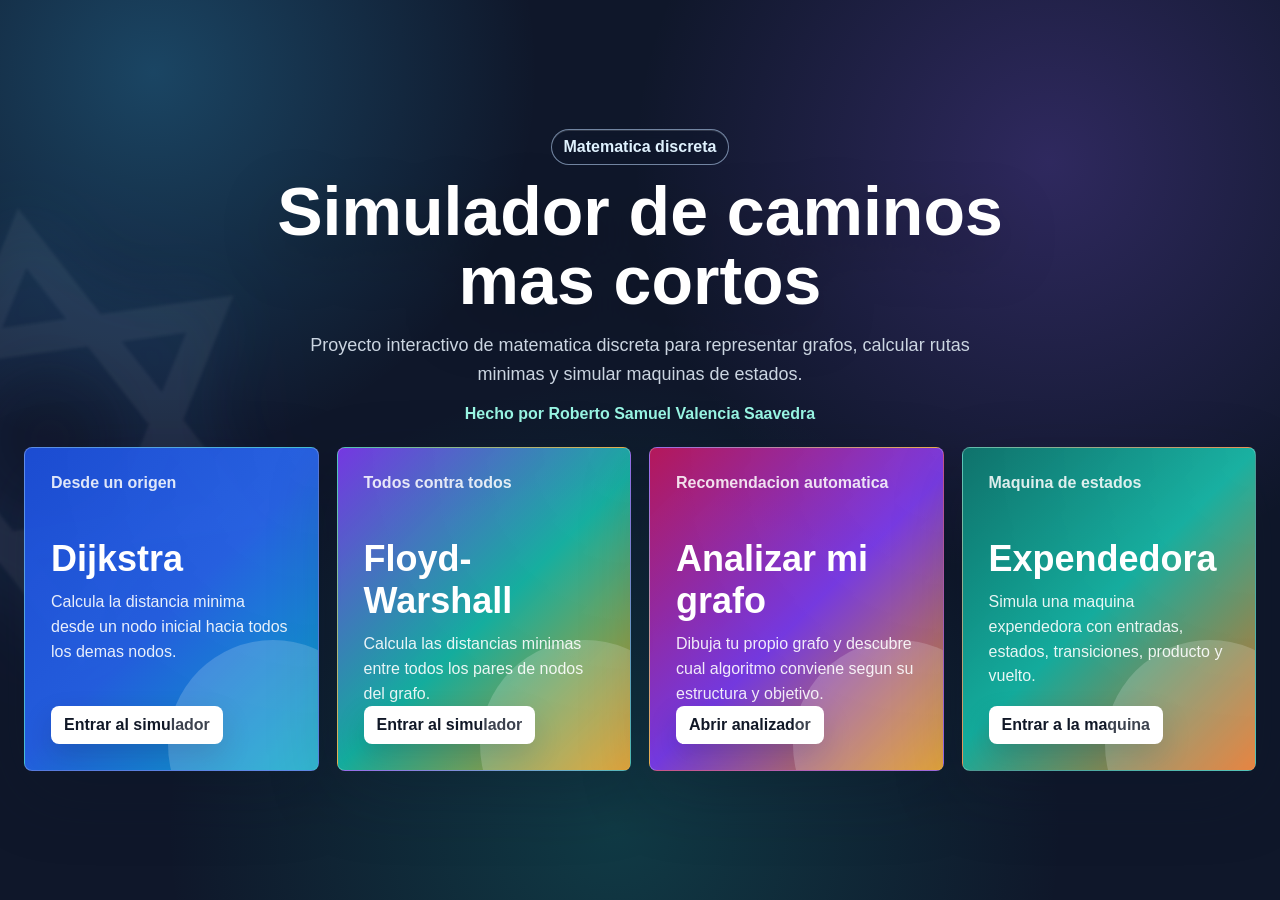
<file: index.html>
<!DOCTYPE html>
<html lang="es">
<head>
  <meta charset="UTF-8">
  <meta name="viewport" content="width=device-width, initial-scale=1.0">
  <title>Caminos mas cortos - Roberto Samuel Valencia Saavedra</title>
  <link rel="stylesheet" href="style.css">
</head>
<body class="home-body">
  <main class="home">
    <section class="home-hero">
      <p class="eyebrow">Matematica discreta</p>
      <h1>Simulador de caminos mas cortos</h1>
      <p class="home-copy">
        Proyecto interactivo de matematica discreta para representar grafos, calcular rutas
        minimas y simular maquinas de estados.
      </p>
      <p class="author">Hecho por Roberto Samuel Valencia Saavedra</p>
    </section>

    <section class="algorithm-grid" aria-label="Algoritmos disponibles">
      <a class="algorithm-card dijkstra-card" href="dijkstra.html" data-algoritmo="dijkstra">
        <span class="card-kicker">Desde un origen</span>
        <h2>Dijkstra</h2>
        <p>Calcula la distancia minima desde un nodo inicial hacia todos los demas nodos.</p>
        <strong>Entrar al simulador</strong>
      </a>

      <a class="algorithm-card floyd-card" href="floyd-warshall.html" data-algoritmo="floyd-warshall">
        <span class="card-kicker">Todos contra todos</span>
        <h2>Floyd-Warshall</h2>
        <p>Calcula las distancias minimas entre todos los pares de nodos del grafo.</p>
        <strong>Entrar al simulador</strong>
      </a>

      <a class="algorithm-card compare-card" href="analizador.html" data-algoritmo="analizador">
        <span class="card-kicker">Recomendacion automatica</span>
        <h2>Analizar mi grafo</h2>
        <p>Dibuja tu propio grafo y descubre cual algoritmo conviene segun su estructura y objetivo.</p>
        <strong>Abrir analizador</strong>
      </a>

      <a class="algorithm-card vending-card" href="expendedora.html">
        <span class="card-kicker">Maquina de estados</span>
        <h2>Expendedora</h2>
        <p>Simula una maquina expendedora con entradas, estados, transiciones, producto y vuelto.</p>
        <strong>Entrar a la maquina</strong>
      </a>
    </section>
  </main>

  <div class="choice-overlay" id="selectorAristas" hidden>
    <section class="choice-dialog" role="dialog" aria-modal="true" aria-labelledby="tituloSelector">
      <button class="choice-close" id="cerrarSelector" type="button" aria-label="Cerrar">&times;</button>
      <p class="choice-kicker">Antes de comenzar</p>
      <h2 id="tituloSelector">Elige el tipo de aristas</h2>
      <p class="choice-copy">Esta eleccion cambia como se interpretan y dibujan las conexiones.</p>

      <div class="choice-grid">
        <button class="choice-option directed-option" type="button" data-tipo="dirigido">
          <span class="choice-symbol">A &rarr; B</span>
          <strong>Dirigidas</strong>
          <small>Cada sentido puede tener un peso diferente.</small>
        </button>

        <button class="choice-option undirected-option" type="button" data-tipo="no-dirigido">
          <span class="choice-symbol">A &mdash; B</span>
          <strong>No dirigidas</strong>
          <small>La conexion funciona igual en ambos sentidos y tiene un solo peso.</small>
        </button>
      </div>
    </section>
  </div>

  <script src="app-home.js"></script>
</body>
</html>
</file>
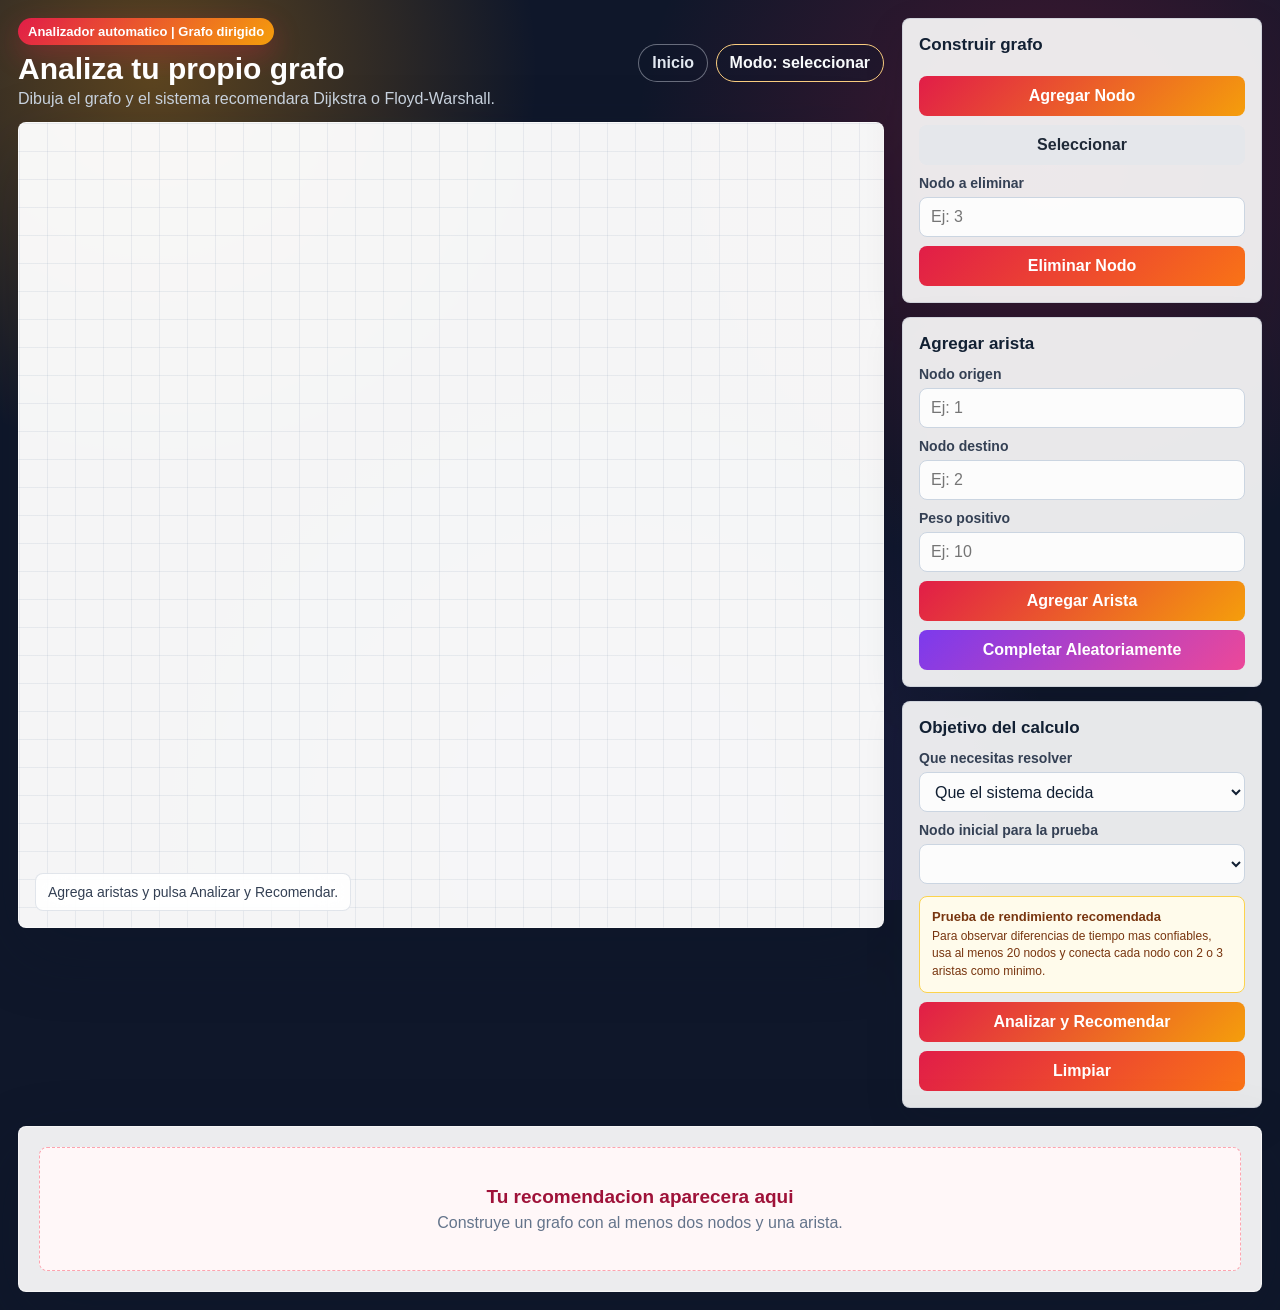
<file: analizador.html>
<!DOCTYPE html>
<html lang="es">
<head>
  <meta charset="UTF-8">
  <meta name="viewport" content="width=device-width, initial-scale=1.0">
  <title>Analizador de grafos - Roberto Samuel Valencia Saavedra</title>
  <link rel="stylesheet" href="style.css">
</head>
<body class="theme-compare">
  <main class="app analyzer-app">
    <section class="workspace">
      <header class="topbar">
        <div>
          <p class="page-badge" id="tipoGrafoBadge">Analizador automatico</p>
          <h1>Analiza tu propio grafo</h1>
          <p>Dibuja el grafo y el sistema recomendara Dijkstra o Floyd-Warshall.</p>
        </div>
        <div class="top-actions">
          <a class="nav-link" href="index.html">Inicio</a>
          <div class="mode-pill" id="modoActual">Modo: seleccionar</div>
        </div>
      </header>

      <div class="canvas-shell">
        <canvas id="canvasGrafo" width="900" height="620"></canvas>
        <div class="hint" id="ayudaCanvas">Agrega nodos y aristas para analizar el grafo.</div>
      </div>
    </section>

    <aside class="sidebar">
      <section class="panel">
        <h2>Construir grafo</h2>
        <button class="primary" id="btnModoNodo">Agregar Nodo</button>
        <button id="btnModoSeleccionar">Seleccionar</button>

        <label for="txtEliminarNodo">Nodo a eliminar</label>
        <input id="txtEliminarNodo" type="number" min="1" placeholder="Ej: 3">
        <button class="danger" id="btnEliminarNodo">Eliminar Nodo</button>
      </section>

      <section class="panel">
        <h2>Agregar arista</h2>
        <label for="txtOrigen">Nodo origen</label>
        <input id="txtOrigen" type="number" min="1" placeholder="Ej: 1">

        <label for="txtDestino">Nodo destino</label>
        <input id="txtDestino" type="number" min="1" placeholder="Ej: 2">

        <label for="txtPeso">Peso positivo</label>
        <input id="txtPeso" type="number" min="1" placeholder="Ej: 10">

        <button class="primary" id="btnAgregarArco">Agregar Arista</button>
        <button class="random-button" id="btnConectarAleatorio">Completar Aleatoriamente</button>
      </section>

      <section class="panel">
        <h2>Objetivo del calculo</h2>
        <label for="objetivoCalculo">Que necesitas resolver</label>
        <select id="objetivoCalculo">
          <option value="un-origen">Desde un nodo hacia todos</option>
          <option value="todos-pares">Todos los pares de nodos</option>
          <option value="automatico" selected>Que el sistema decida</option>
        </select>

        <label for="nodoInicial">Nodo inicial para la prueba</label>
        <select id="nodoInicial"></select>

        <div class="analysis-advice">
          <strong>Prueba de rendimiento recomendada</strong>
          <p>
            Para observar diferencias de tiempo mas confiables, usa al menos 20 nodos
            y conecta cada nodo con 2 o 3 aristas como minimo.
          </p>
        </div>

        <button class="success" id="btnAnalizar">Analizar y Recomendar</button>
        <button class="danger" id="btnLimpiar">Limpiar</button>
      </section>
    </aside>
  </main>

  <section class="analyzer-results" id="resultadoAnalisis">
    <div class="analyzer-empty">
      <strong>Tu recomendacion aparecera aqui</strong>
      <p>Construye un grafo con al menos dos nodos y una arista.</p>
    </div>
  </section>

  <section class="analyzer-calculation" id="calculoRecomendado" hidden>
    <header>
      <div>
        <span>Calculo recomendado</span>
        <h2 id="tituloCalculoRecomendado">Resultado</h2>
      </div>
      <button id="btnCerrarCalculo">Cerrar resultado</button>
    </header>
    <div id="contenidoCalculoRecomendado"></div>
  </section>

  <div class="loading-overlay" id="pantallaCarga" hidden>
    <div class="loading-box">
      <div class="loading-spinner"></div>
      <strong>Analizando el grafo...</strong>
      <p>Midiendo ambos algoritmos y estudiando su estructura.</p>
    </div>
  </div>

  <script src="app-analizador.js"></script>
</body>
</html>
</file>
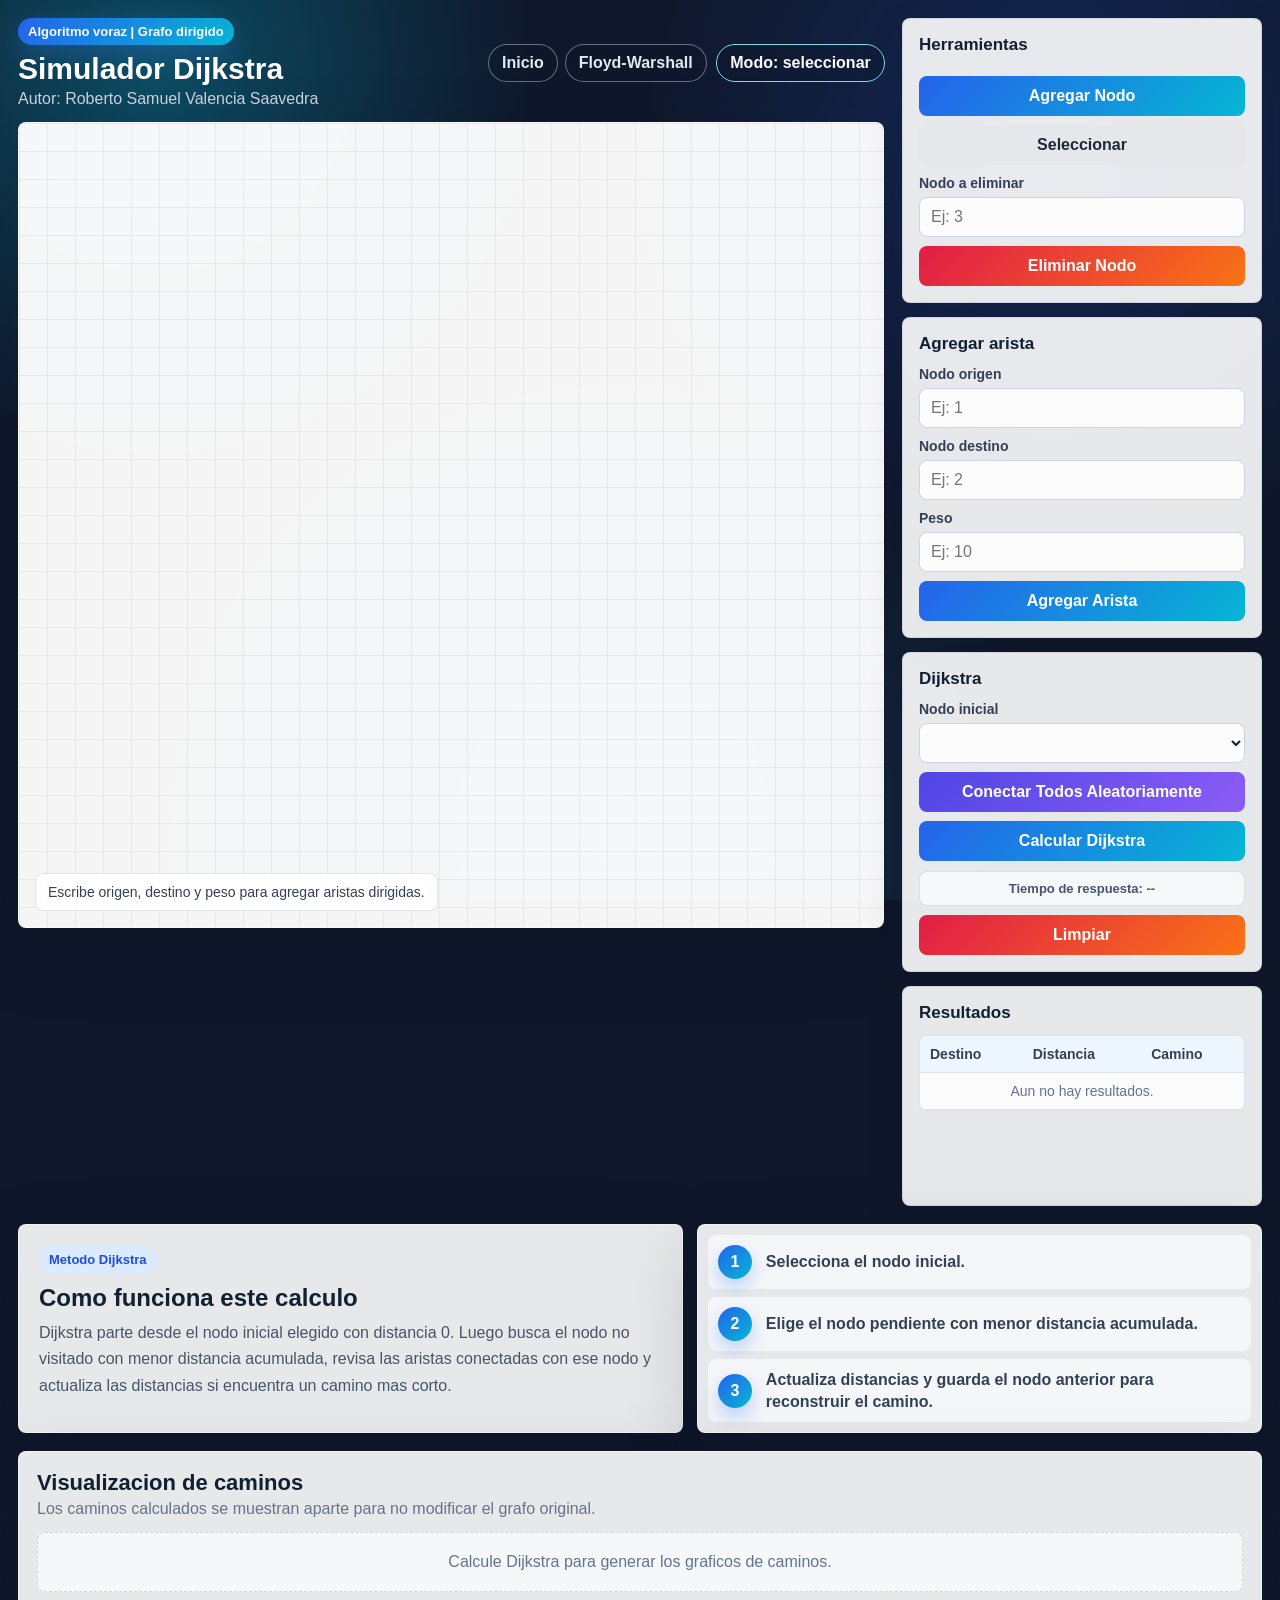
<file: dijkstra.html>
<!DOCTYPE html>
<html lang="es">
<head>
  <meta charset="UTF-8">
  <meta name="viewport" content="width=device-width, initial-scale=1.0">
  <title>Dijkstra - Roberto Samuel Valencia Saavedra</title>
  <link rel="stylesheet" href="style.css">
</head>
<body class="theme-dijkstra">
  <main class="app">
    <section class="workspace">
      <header class="topbar">
        <div>
          <p class="page-badge" id="tipoGrafoBadge">Algoritmo voraz</p>
          <h1>Simulador Dijkstra</h1>
          <p>Autor: Roberto Samuel Valencia Saavedra</p>
        </div>
        <div class="top-actions">
          <a class="nav-link" href="index.html">Inicio</a>
          <a class="nav-link" href="floyd-warshall.html">Floyd-Warshall</a>
          <div class="mode-pill" id="modoActual">Modo: seleccionar</div>
        </div>
      </header>

      <div class="canvas-shell">
        <canvas id="canvasGrafo" width="900" height="620"></canvas>
        <div class="hint" id="ayudaCanvas">Activa "Agregar nodo" y haz clic en el area de dibujo.</div>
      </div>
    </section>

    <aside class="sidebar">
      <section class="panel">
        <h2>Herramientas</h2>
        <button class="primary" id="btnModoNodo">Agregar Nodo</button>
        <button id="btnModoSeleccionar">Seleccionar</button>

        <label for="txtEliminarNodo">Nodo a eliminar</label>
        <input id="txtEliminarNodo" type="number" min="1" placeholder="Ej: 3">
        <button class="danger" id="btnEliminarNodo">Eliminar Nodo</button>
      </section>

      <section class="panel">
        <h2>Agregar arista</h2>
        <label for="txtOrigen">Nodo origen</label>
        <input id="txtOrigen" type="number" min="1" placeholder="Ej: 1">

        <label for="txtDestino">Nodo destino</label>
        <input id="txtDestino" type="number" min="1" placeholder="Ej: 2">

        <label for="txtPeso">Peso</label>
        <input id="txtPeso" type="number" min="1" placeholder="Ej: 10">

        <button class="primary" id="btnAgregarArco">Agregar Arista</button>
      </section>

      <section class="panel">
        <h2>Dijkstra</h2>
        <label for="cboInicial">Nodo inicial</label>
        <select id="cboInicial"></select>
        <button class="random-button" id="btnConectarAleatorio">Conectar Todos Aleatoriamente</button>
        <button class="success" id="btnCalcular">Calcular Dijkstra</button>
        <div class="performance-result" id="tiempoRespuesta">Tiempo de respuesta: --</div>
        <button class="danger" id="btnLimpiar">Limpiar</button>
      </section>

      <section class="panel results-panel">
        <h2 id="tituloResultados">Resultados</h2>
        <div class="table-wrap">
          <table>
            <thead>
              <tr>
                <th>Destino</th>
                <th>Distancia</th>
                <th>Camino</th>
              </tr>
            </thead>
            <tbody id="tablaResultados">
              <tr>
                <td colspan="3" class="empty">Aun no hay resultados.</td>
              </tr>
            </tbody>
          </table>
        </div>
      </section>
    </aside>
  </main>

  <section class="method-section">
    <div class="method-card">
      <span>Metodo Dijkstra</span>
      <h2>Como funciona este calculo</h2>
      <p>
        Dijkstra parte desde el nodo inicial elegido con distancia 0. Luego busca el nodo no visitado
        con menor distancia acumulada, revisa las aristas conectadas con ese nodo y actualiza las distancias
        si encuentra un camino mas corto.
      </p>
    </div>
    <div class="method-steps">
      <div>
        <strong>1</strong>
        <p>Selecciona el nodo inicial.</p>
      </div>
      <div>
        <strong>2</strong>
        <p>Elige el nodo pendiente con menor distancia acumulada.</p>
      </div>
      <div>
        <strong>3</strong>
        <p>Actualiza distancias y guarda el nodo anterior para reconstruir el camino.</p>
      </div>
    </div>
  </section>

  <section class="visual-section">
    <div class="visual-header">
      <div>
        <h2>Visualizacion de caminos</h2>
        <p>Los caminos calculados se muestran aparte para no modificar el grafo original.</p>
      </div>
    </div>
    <div id="contenedorVisualizaciones" class="visual-grid">
      <div class="visual-empty">Calcule Dijkstra para generar los graficos de caminos.</div>
    </div>
  </section>

  <div class="loading-overlay" id="pantallaCarga" hidden>
    <div class="loading-box">
      <div class="loading-spinner"></div>
      <strong id="textoCarga">Calculando Dijkstra...</strong>
      <p>Procesando el grafo y preparando los resultados.</p>
    </div>
  </div>

  <script src="app-dijkstra.js"></script>
</body>
</html>
</file>
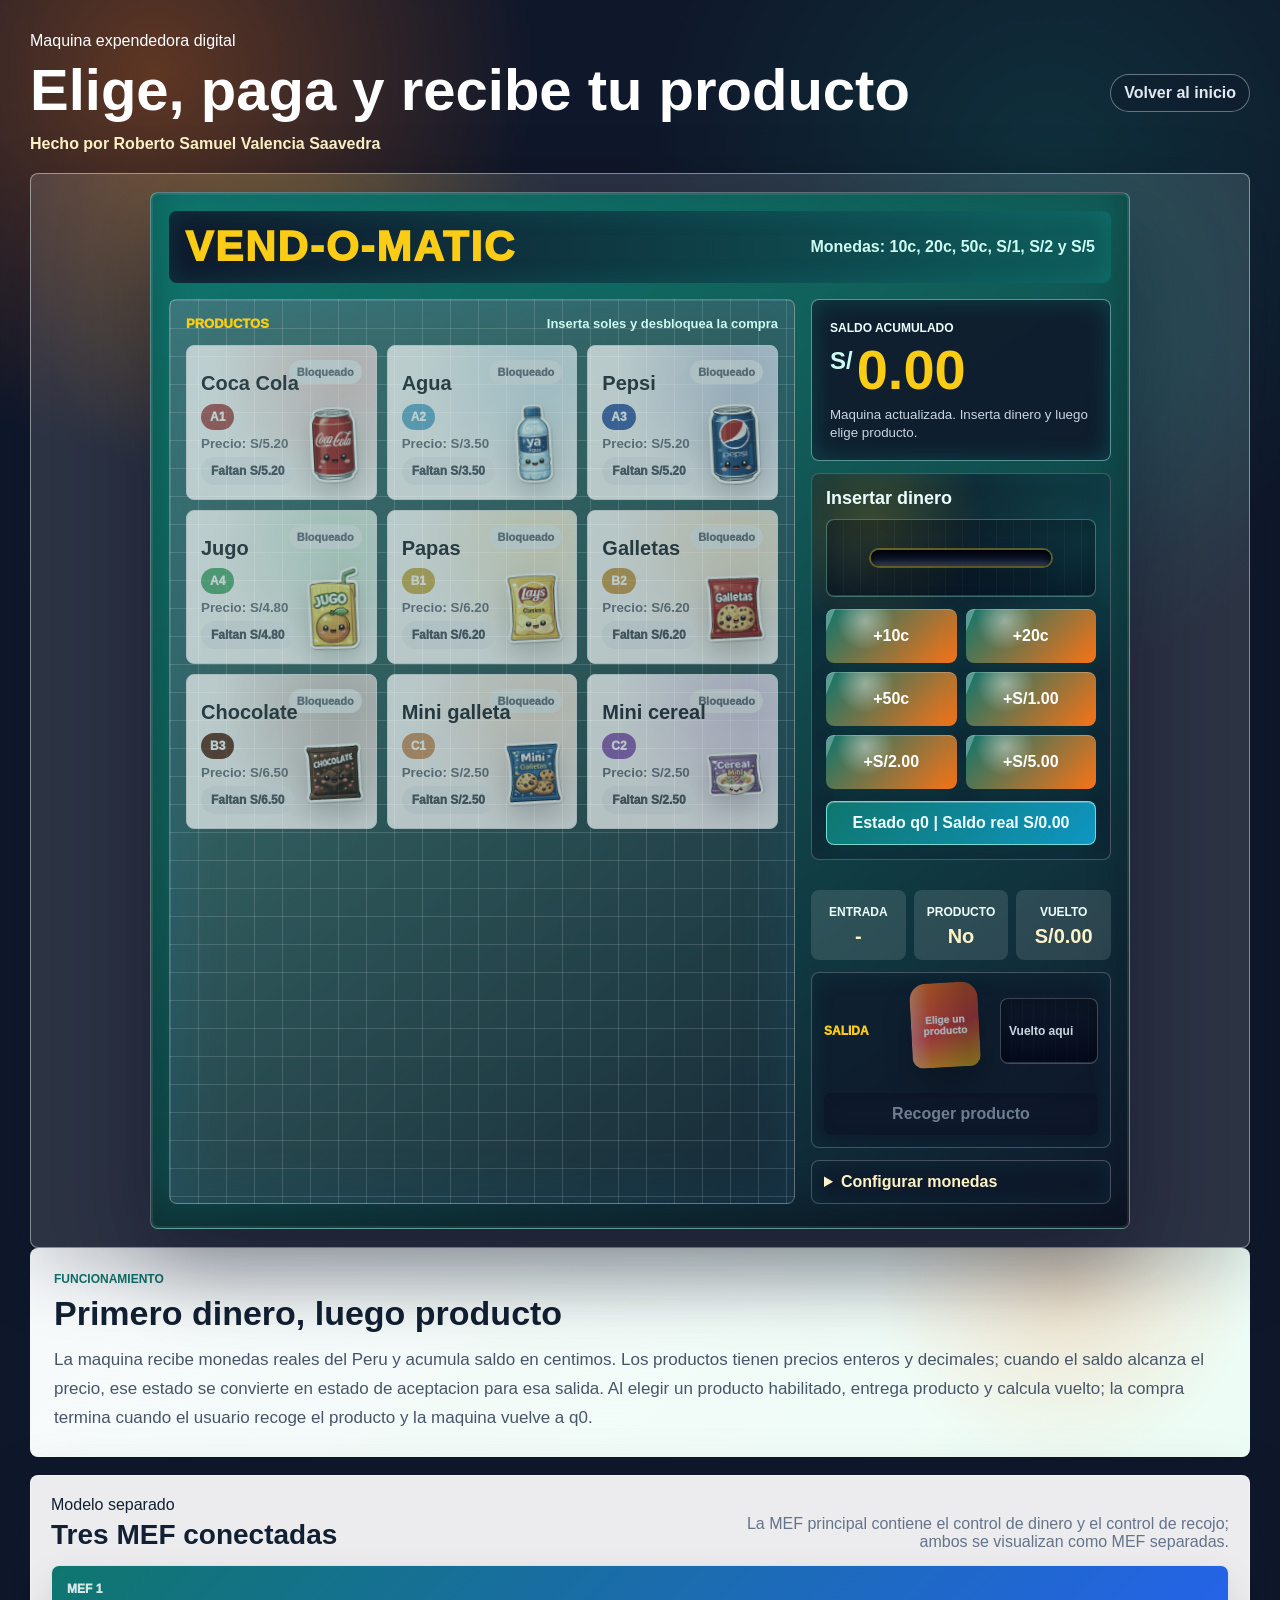
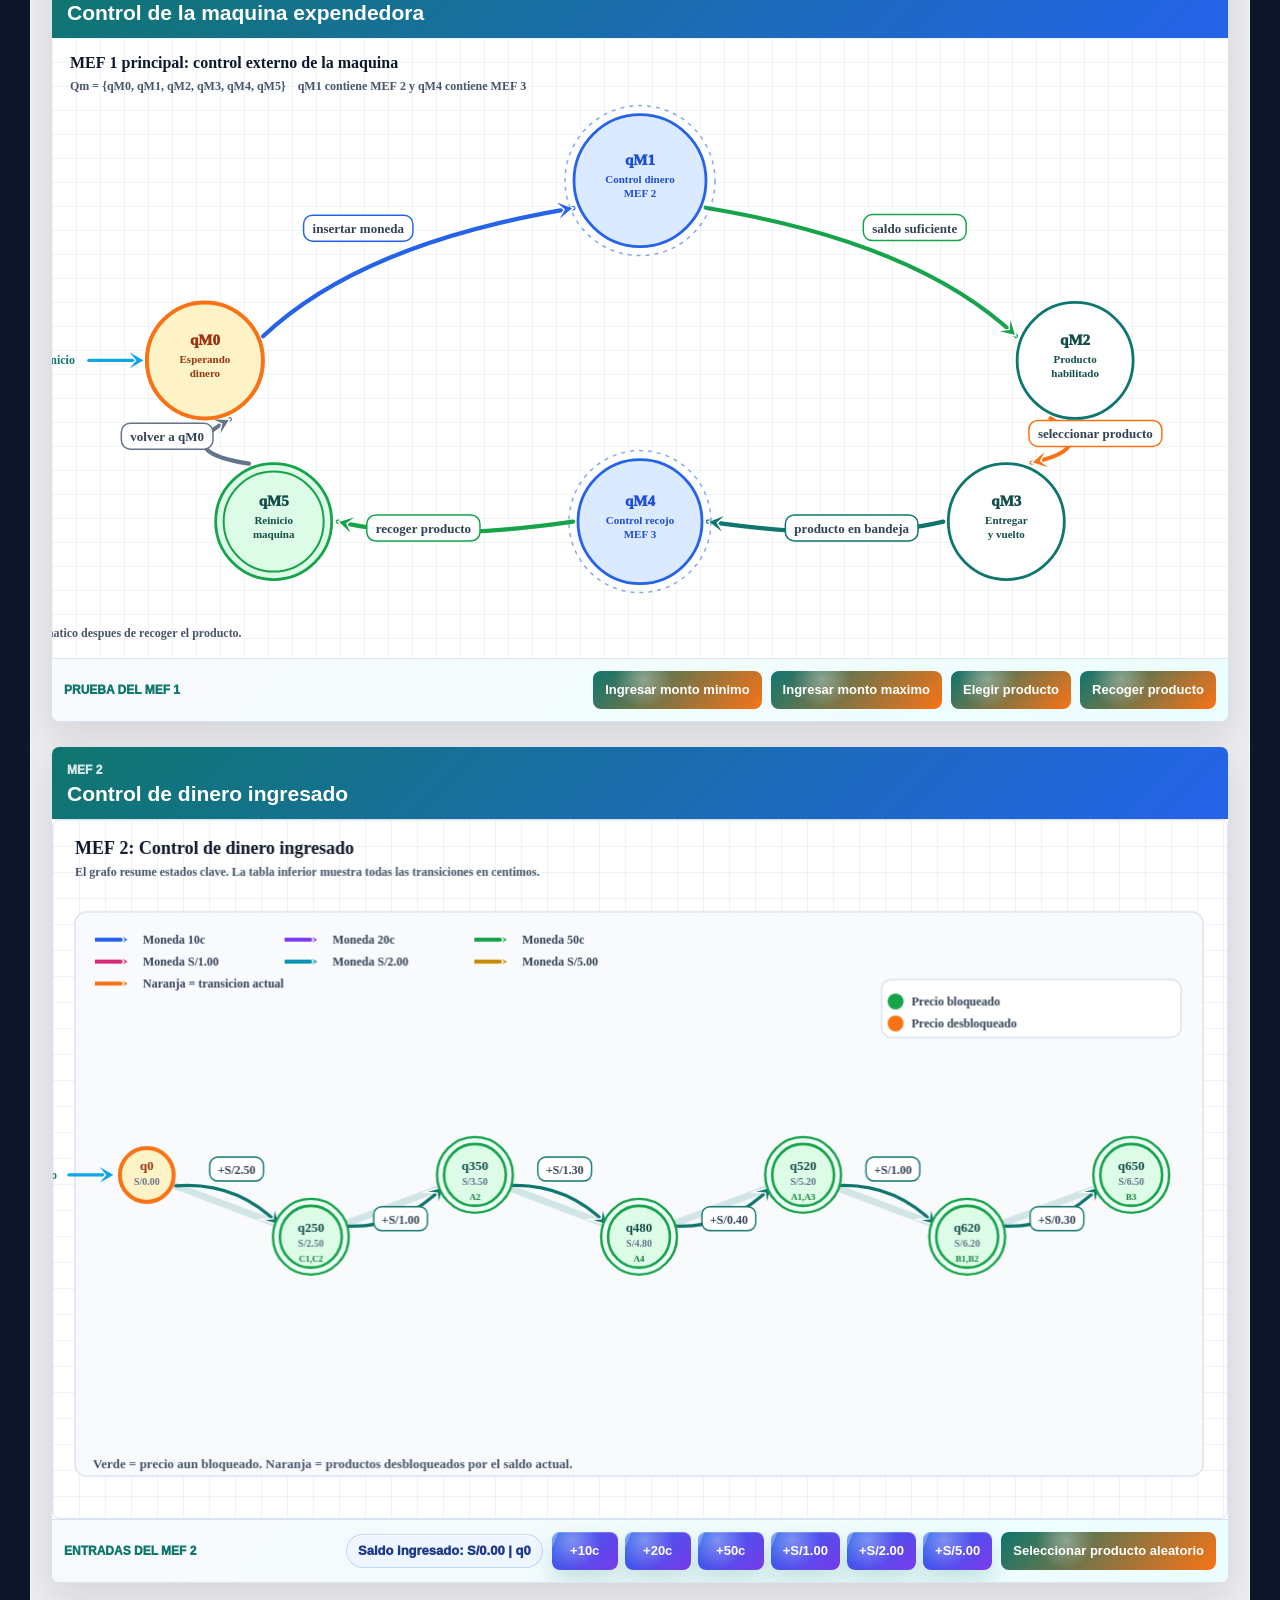
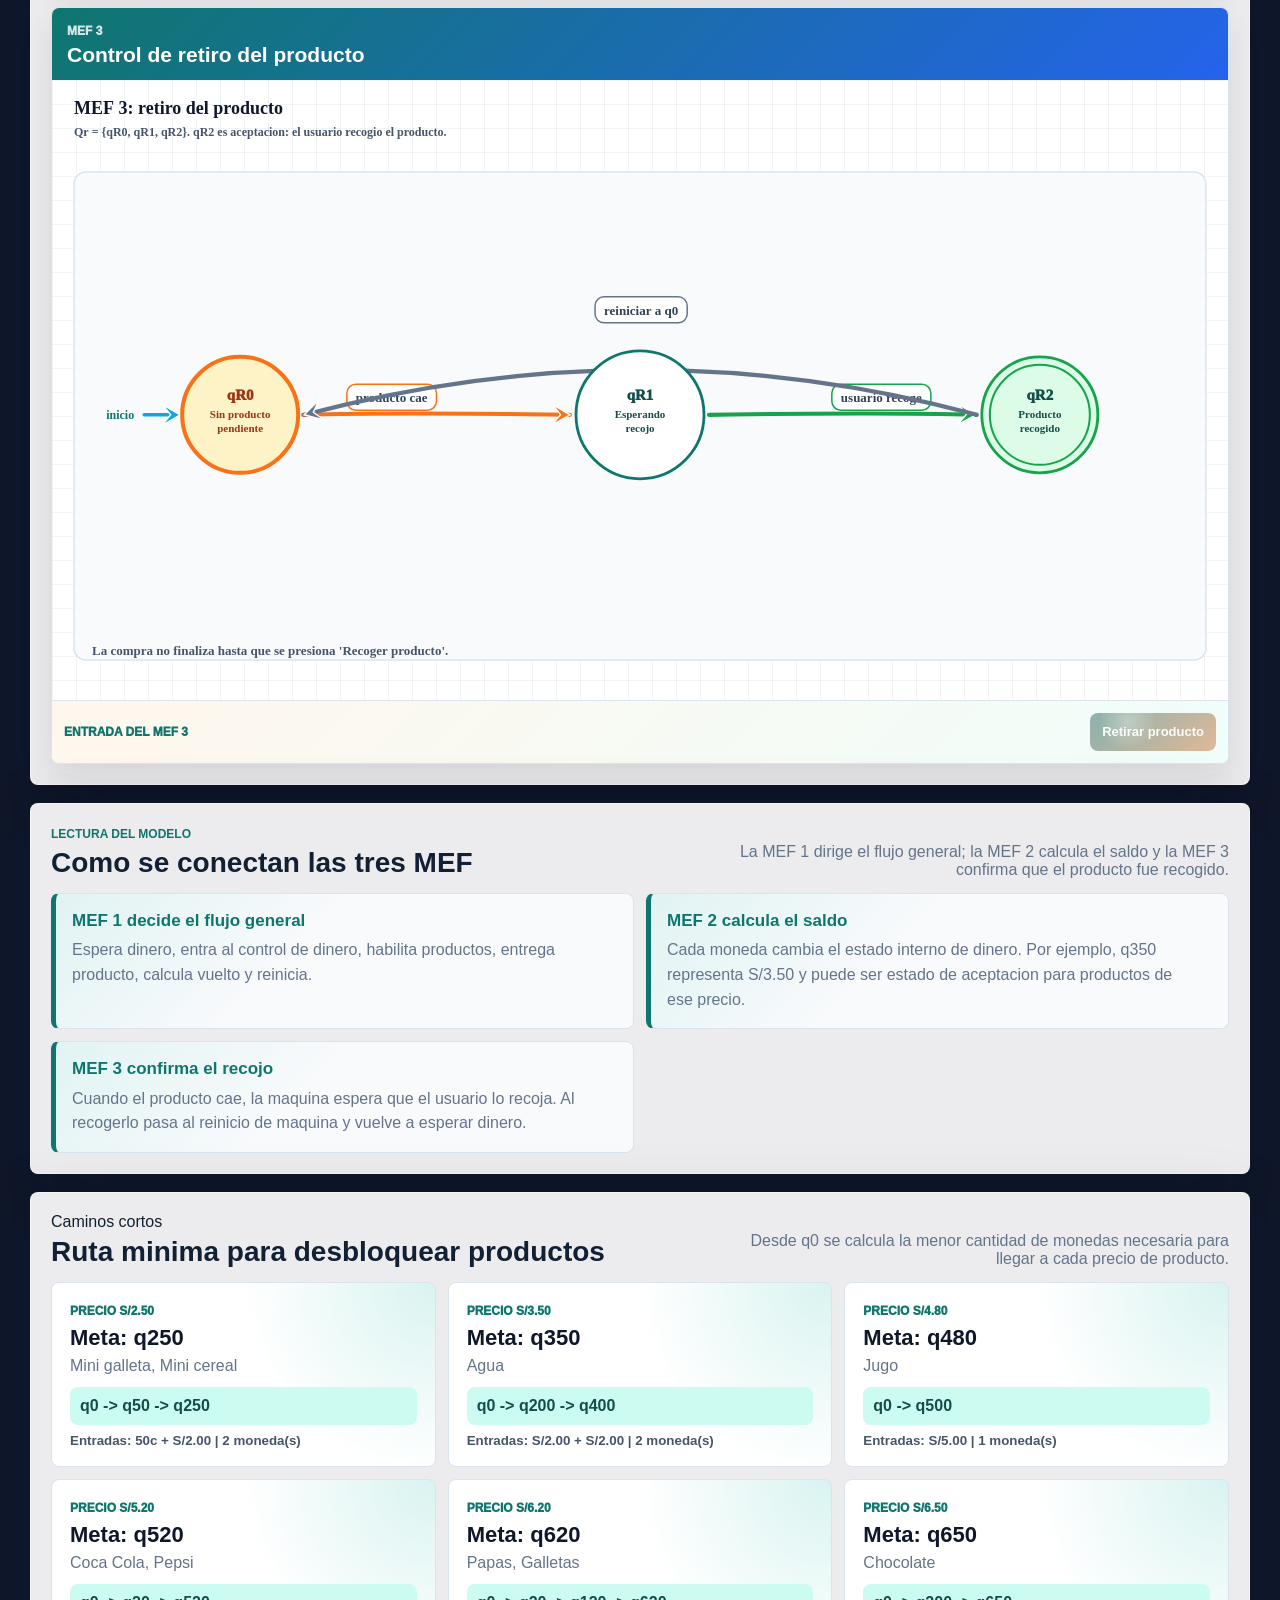
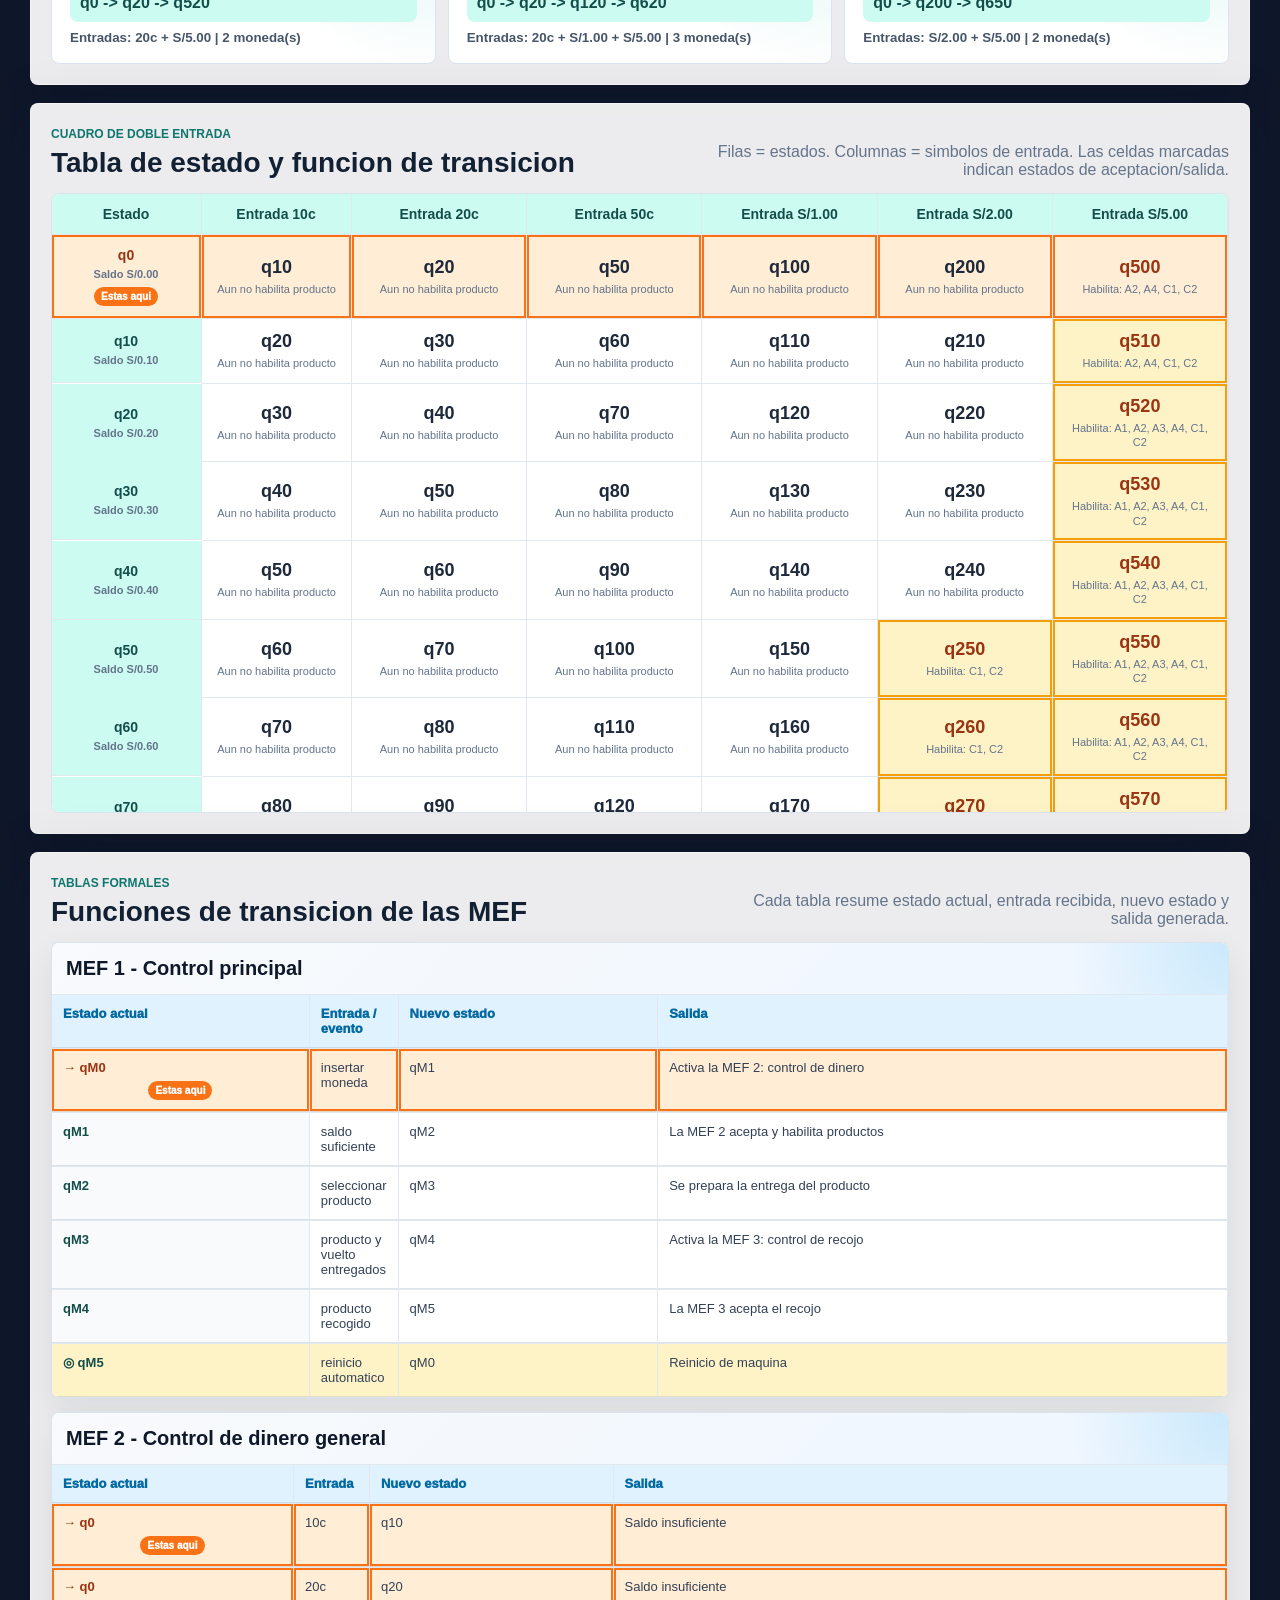
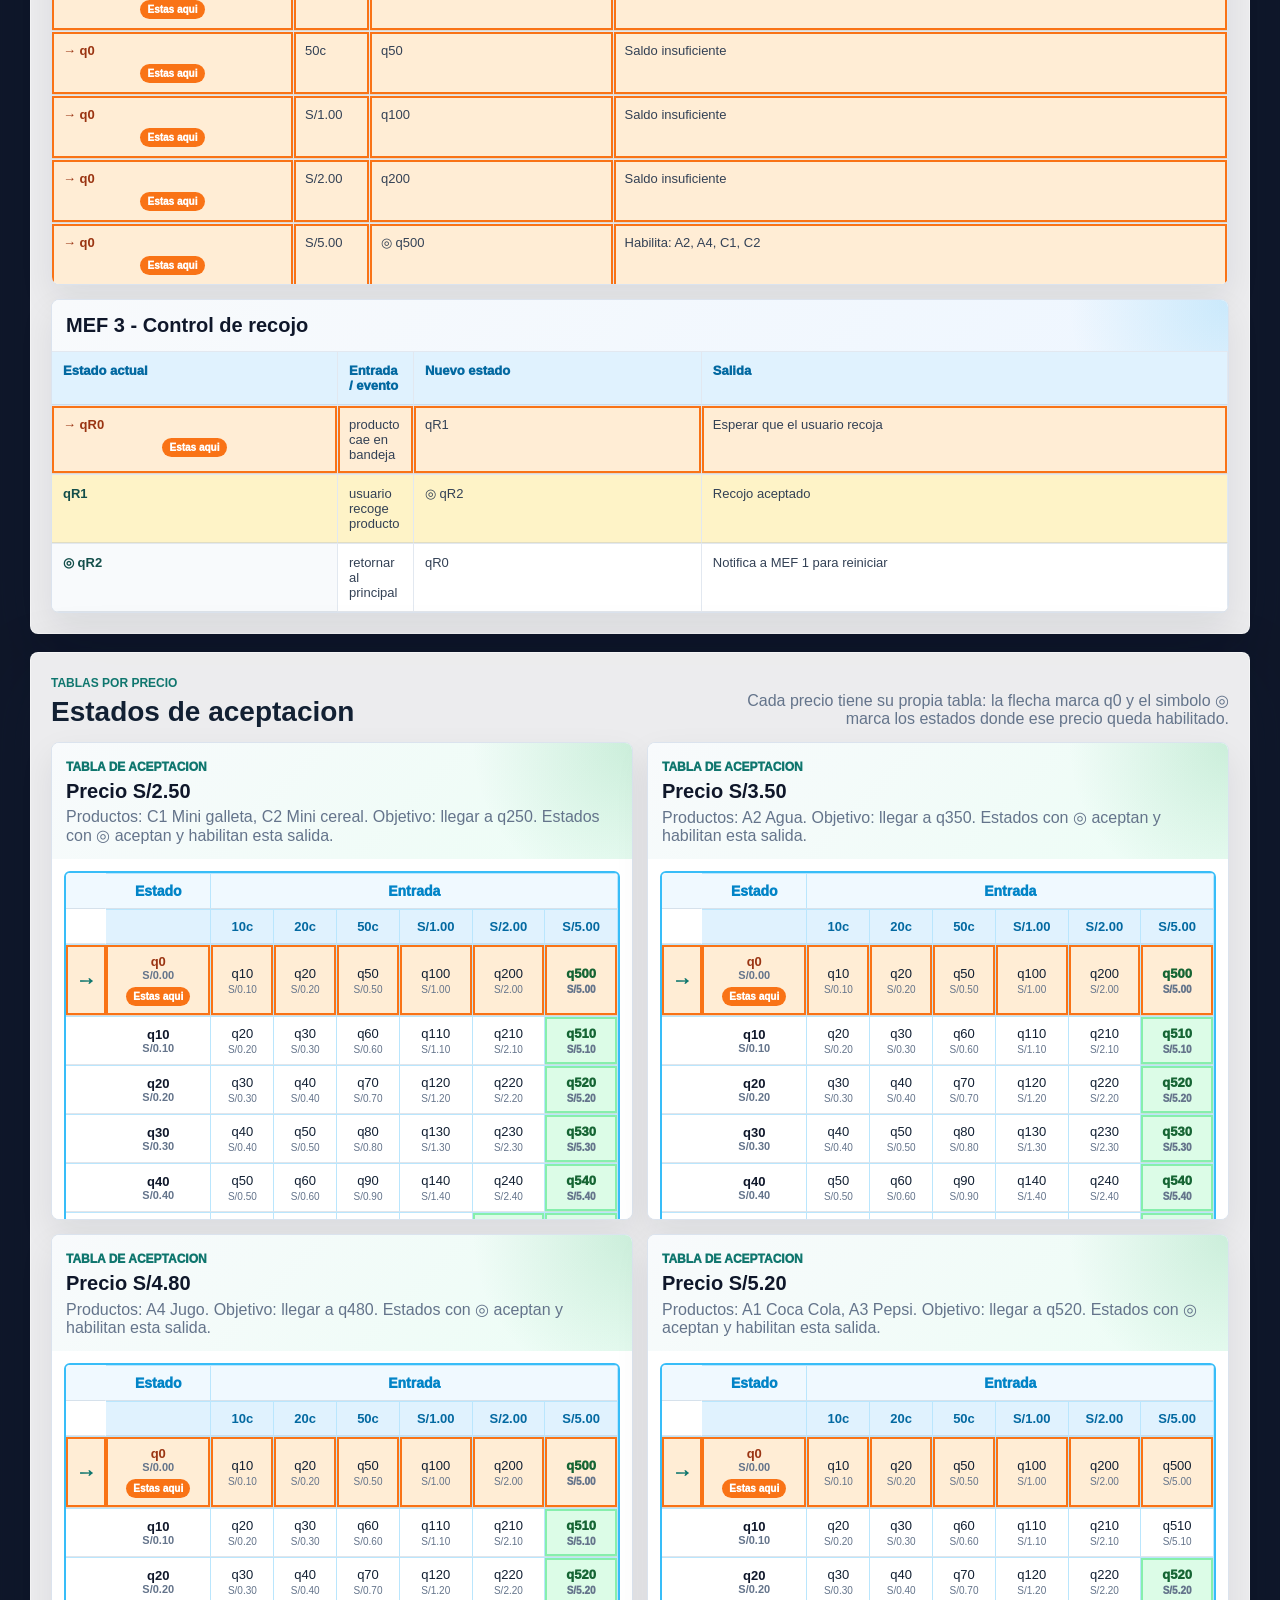
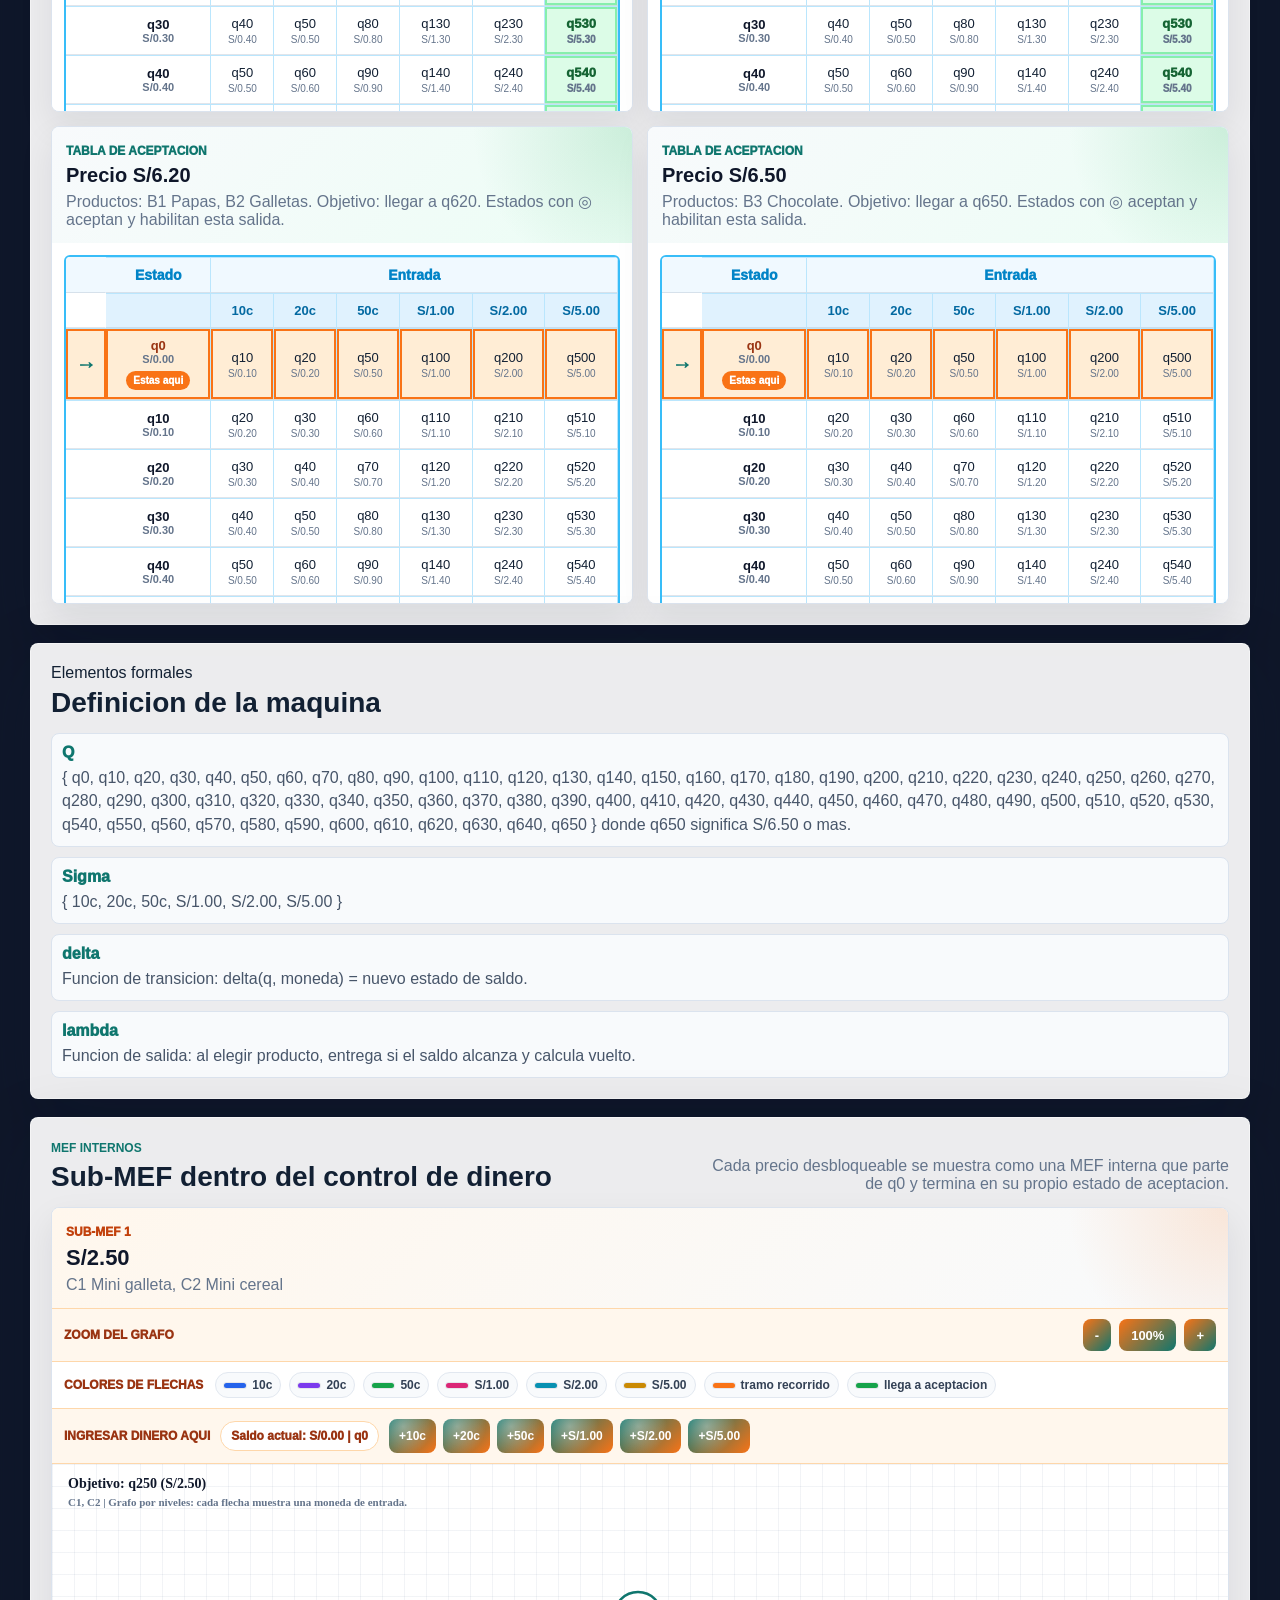
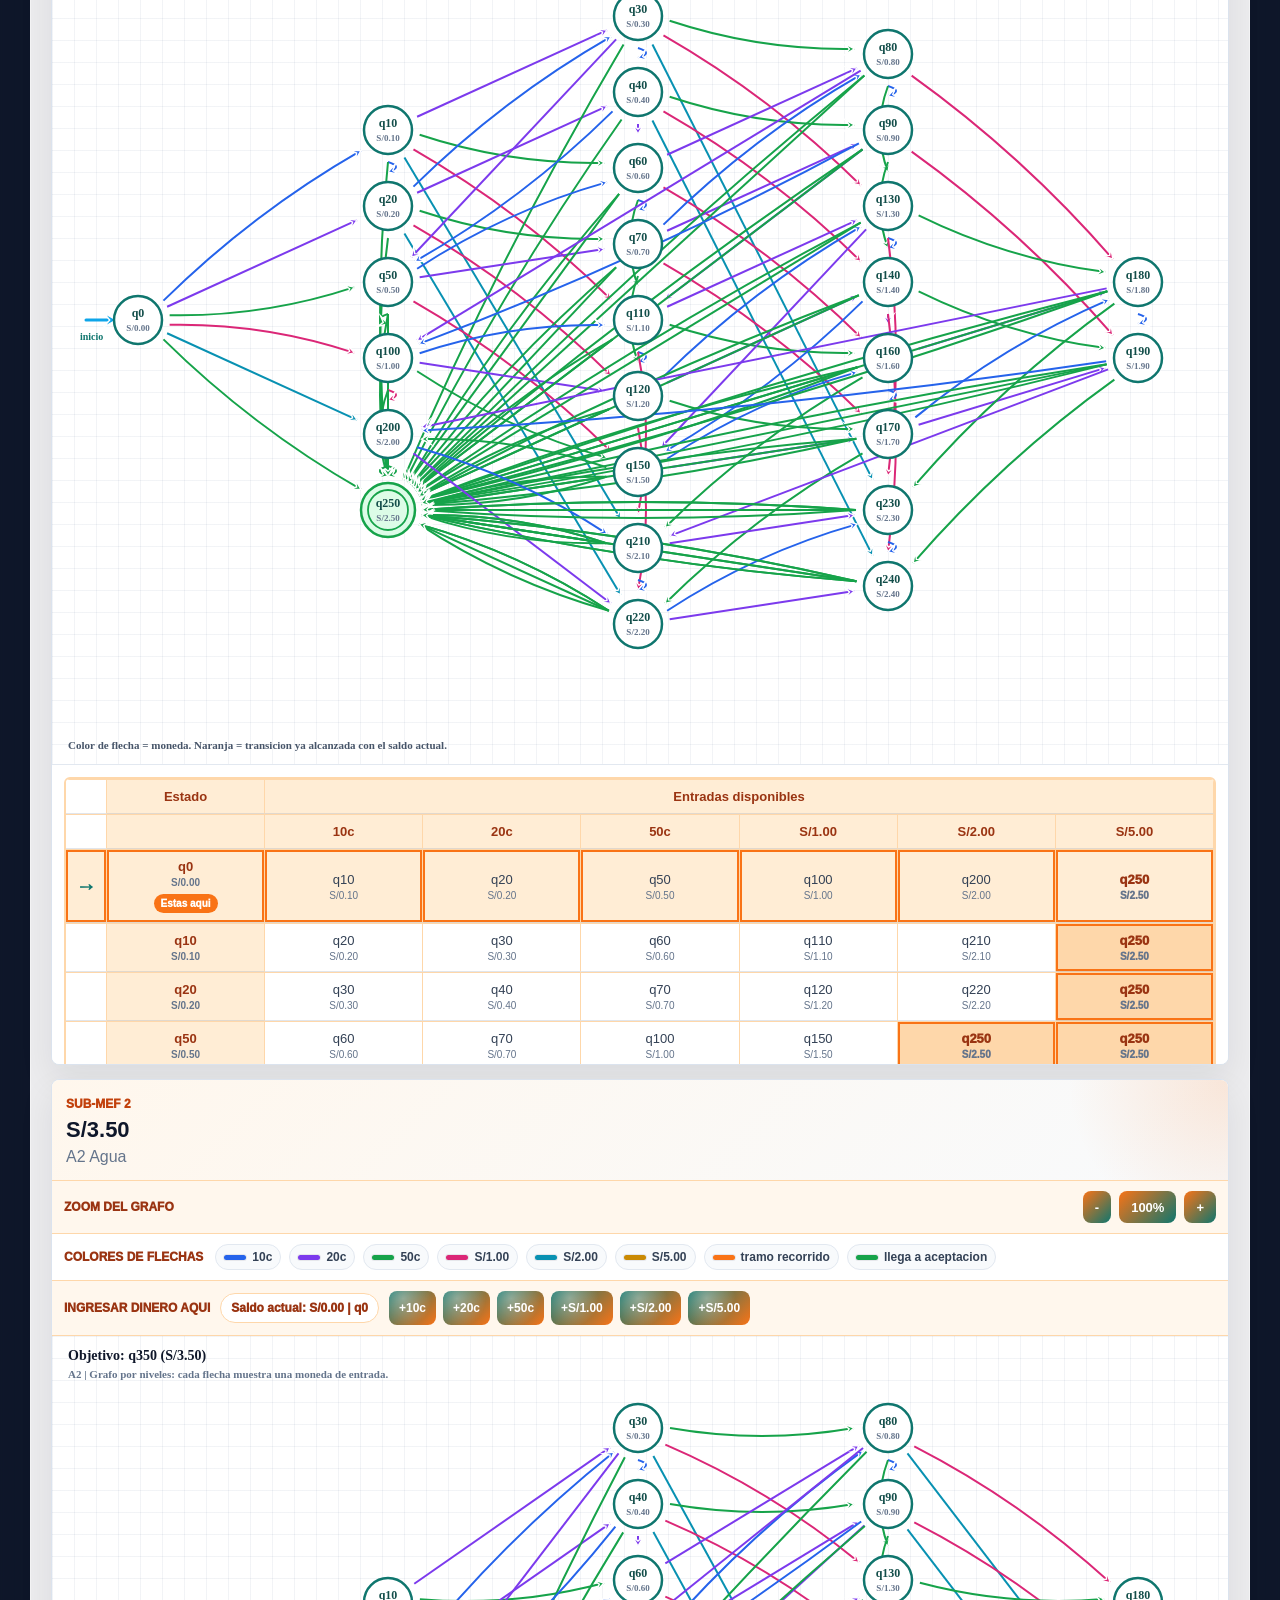
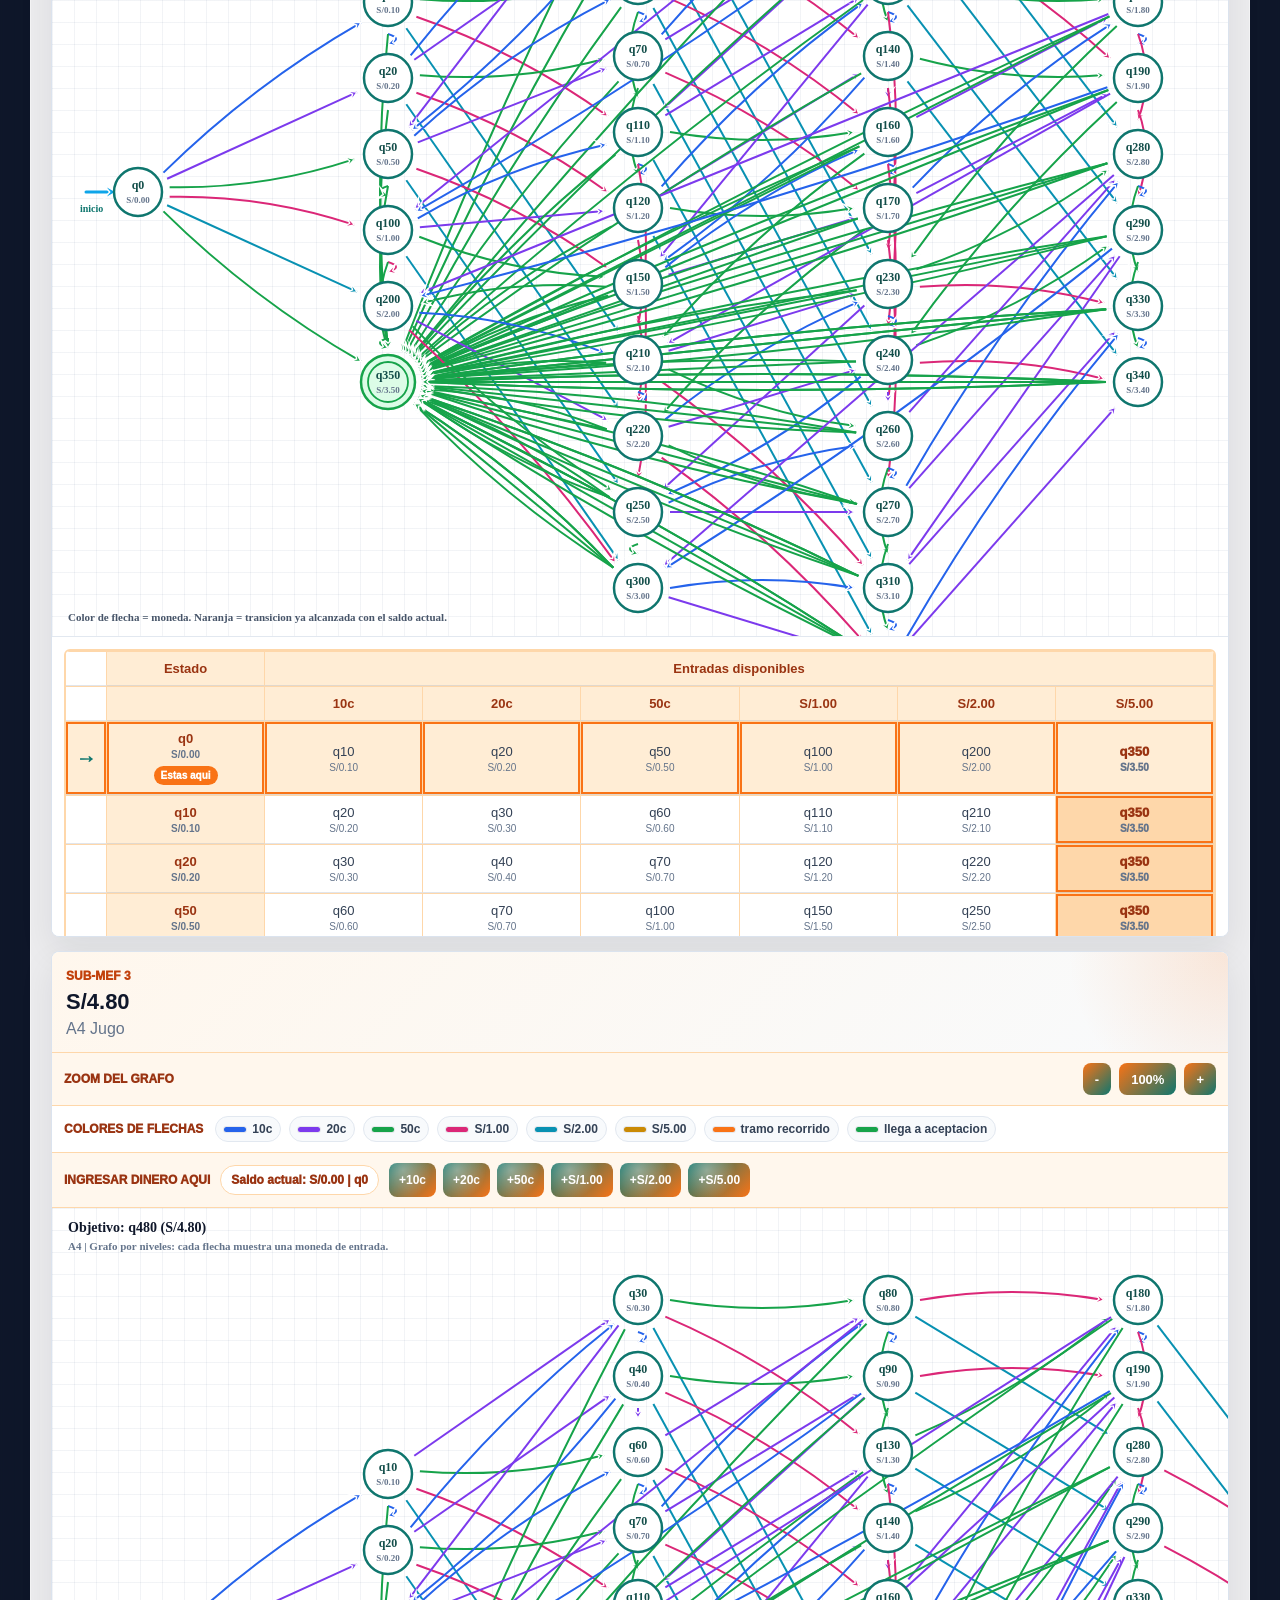
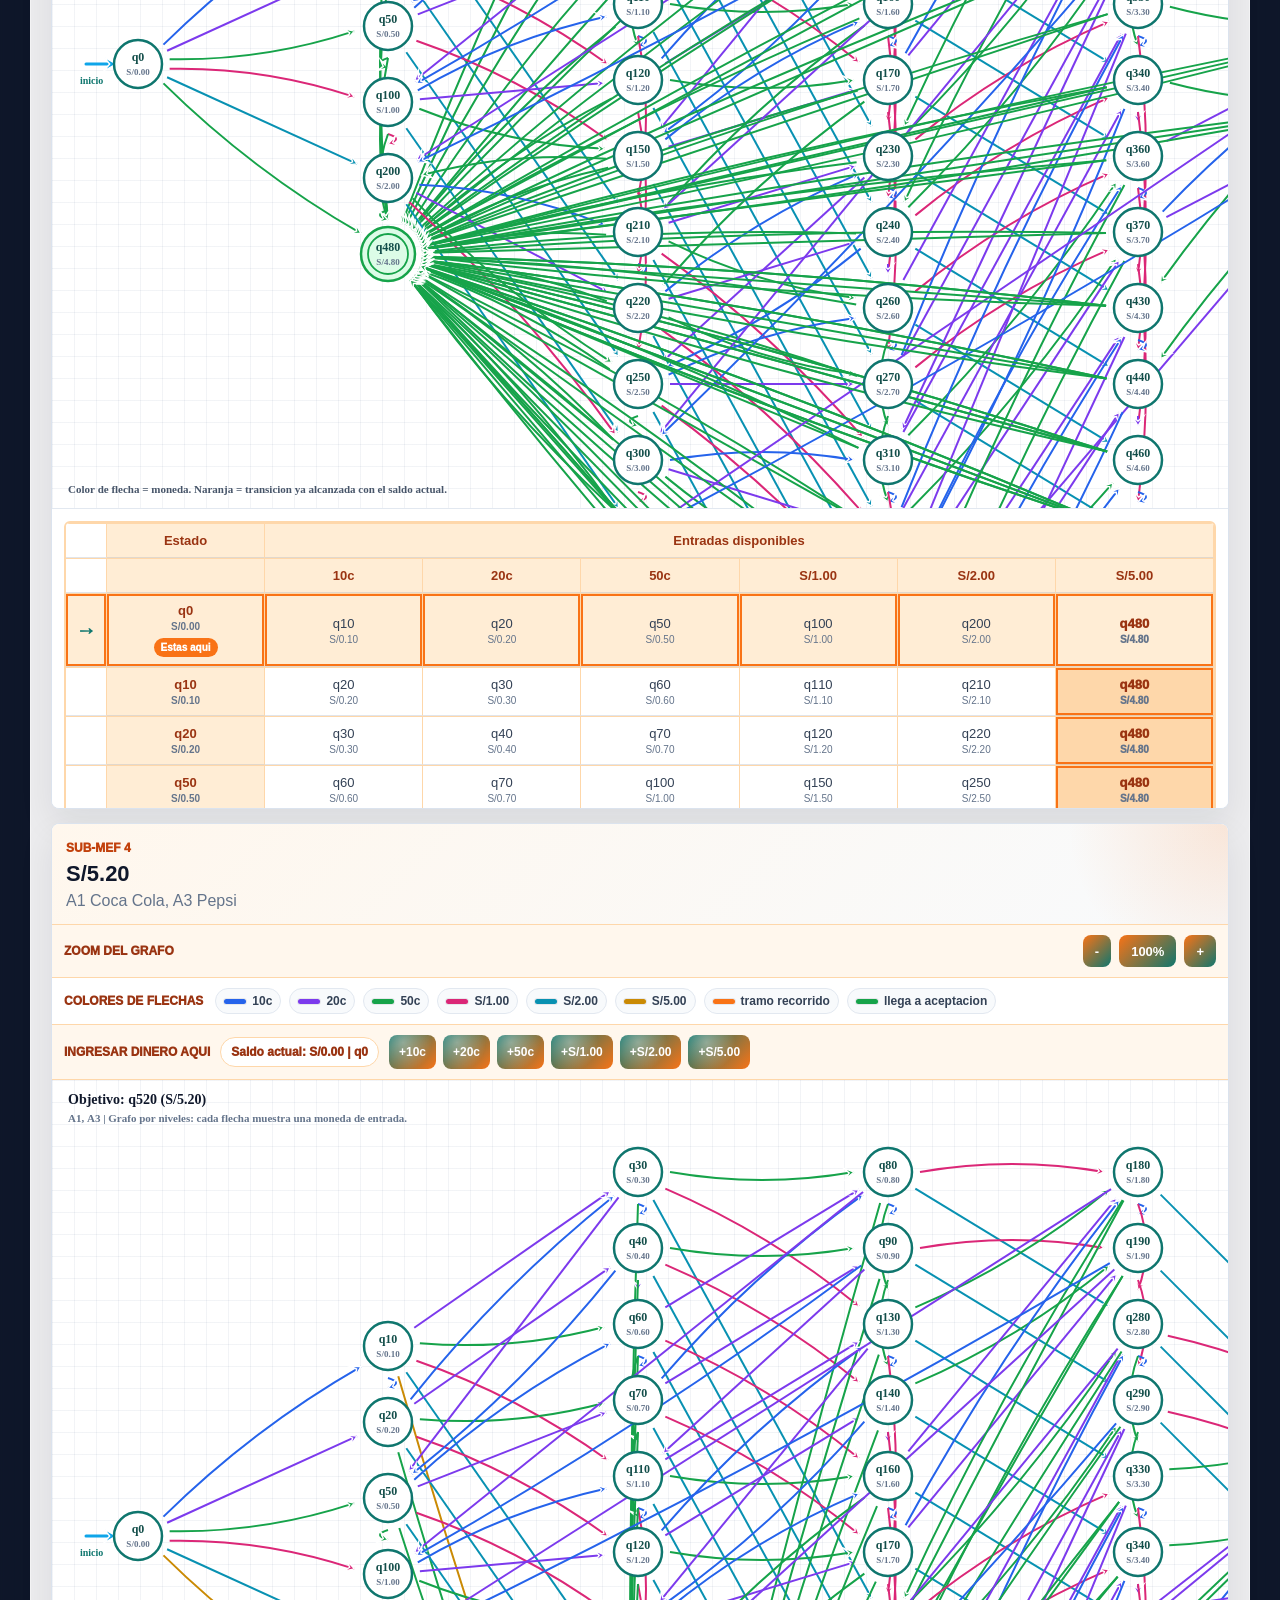
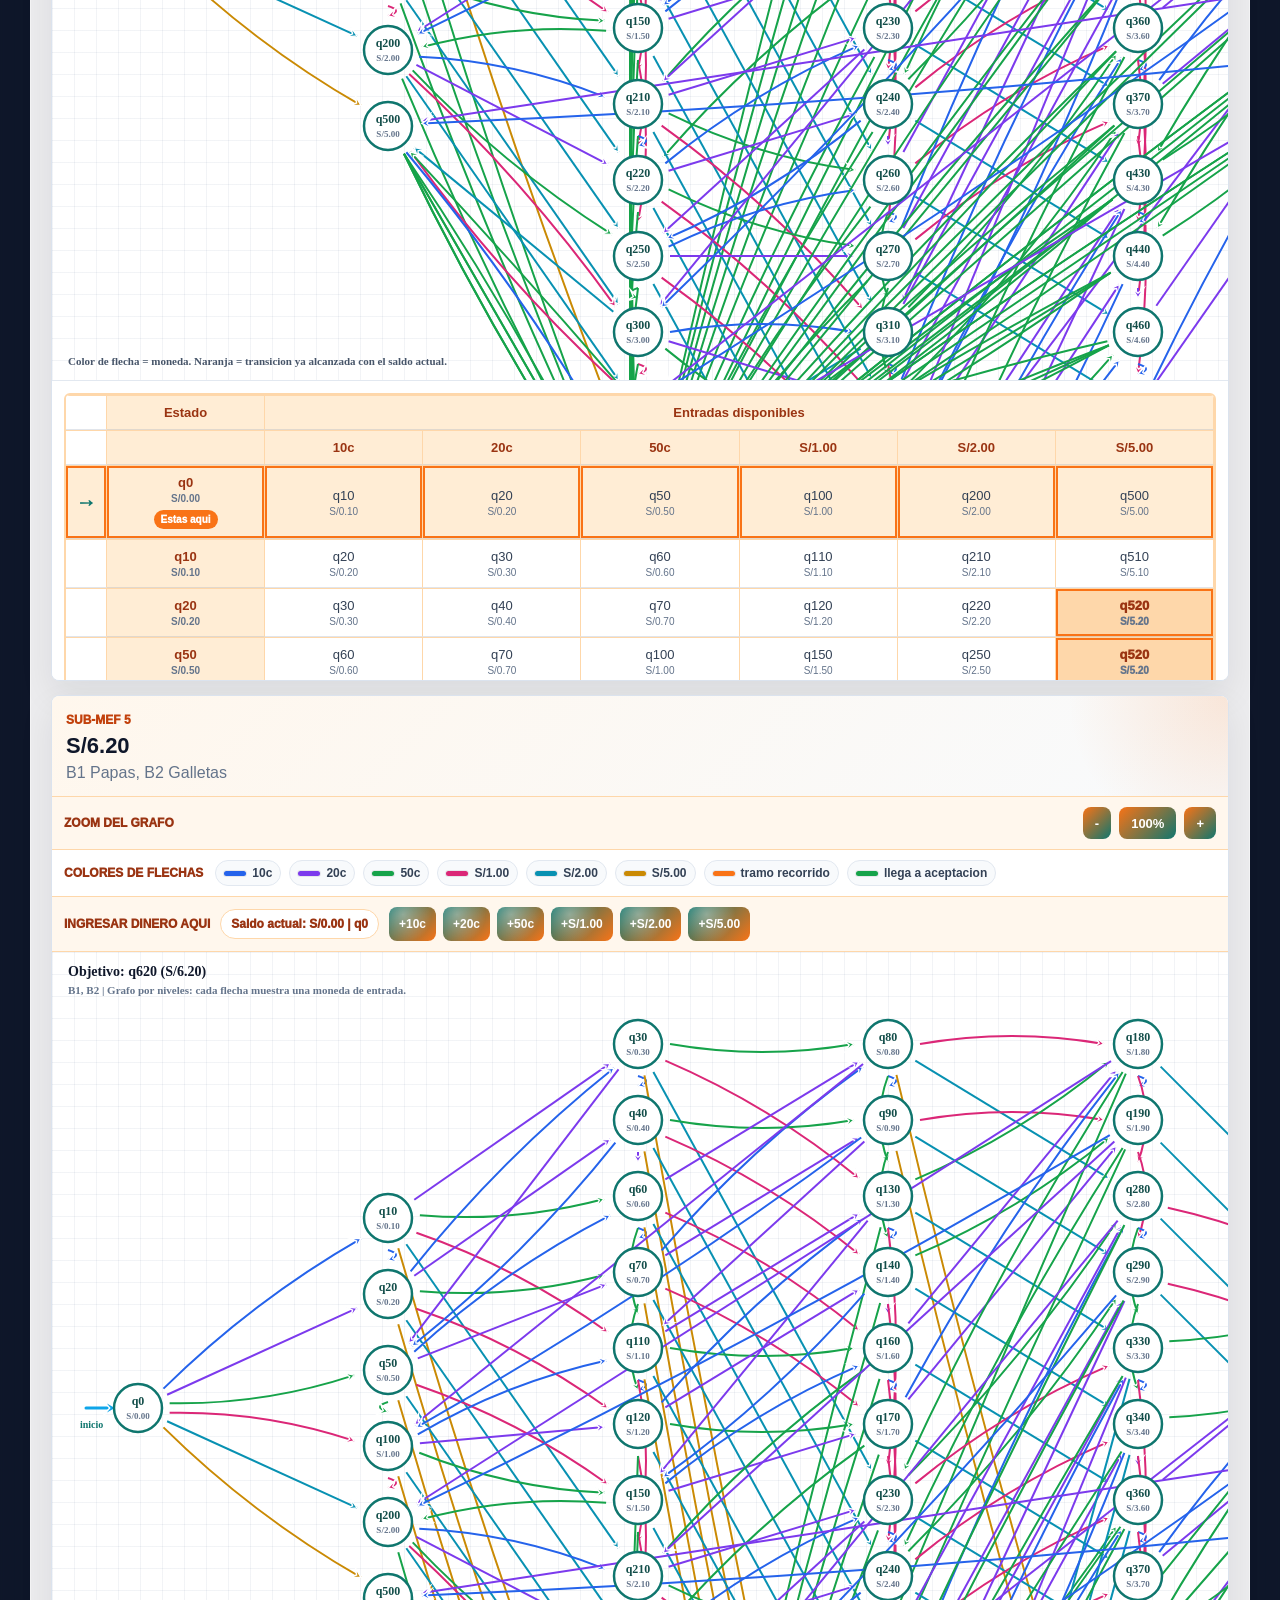
<file: expendedora.html>
<!DOCTYPE html>
<html lang="es">
<head>
  <meta charset="UTF-8">
  <meta name="viewport" content="width=device-width, initial-scale=1.0">
  <title>Maquina expendedora - Roberto Samuel Valencia Saavedra</title>
  <link rel="stylesheet" href="style.css">
</head>
<body class="theme-vending">
  <main class="vending-page">
    <header class="vending-hero">
      <div>
        <span class="page-badge">Maquina expendedora digital</span>
        <h1>Elige, paga y recibe tu producto</h1>
        <strong>Hecho por Roberto Samuel Valencia Saavedra</strong>
      </div>
      <a class="nav-link" href="index.html">Volver al inicio</a>
    </header>

    <section class="vending-machine-stage">
      <div class="digital-vending-machine">
        <div class="machine-brand">
          <span>VEND-O-MATIC</span>
          <strong>Monedas: 10c, 20c, 50c, S/1, S/2 y S/5</strong>
        </div>

        <div class="machine-front">
          <section class="glass-showcase" aria-label="Productos disponibles">
            <div class="showcase-header">
              <span>Productos</span>
              <strong>Inserta soles y desbloquea la compra</strong>
            </div>
            <div class="product-grid" id="listaProductos"></div>
          </section>

          <aside class="machine-console">
            <div class="machine-screen">
              <span>Saldo acumulado</span>
              <strong id="saldoPantalla">0</strong>
              <small id="mensajePantalla">Inserta dinero para desbloquear productos.</small>
            </div>

            <div class="console-panel">
              <h2>Insertar dinero</h2>
              <div class="coin-insert-visual" aria-hidden="true">
                <div class="coin-slot-line"></div>
                <div class="inserted-coin" id="monedaAnimada">S/</div>
              </div>
              <div id="botonesMonedas" class="coin-grid"></div>
              <div class="vending-status" id="estadoActual">Estado actual: q0</div>
            </div>

            <div class="machine-slots">
              <div>
                <span>Entrada</span>
                <strong id="ultimaEntrada">-</strong>
              </div>
              <div>
                <span>Producto</span>
                <strong id="salidaProducto">No</strong>
              </div>
              <div>
                <span>Vuelto</span>
                <strong id="salidaVuelto">0</strong>
              </div>
            </div>

            <div class="product-drop">
              <span>Salida</span>
              <div class="drop-display">
                <div class="product-can" id="productoVisual">
                  <span id="productoEtiqueta">Sin producto</span>
                </div>
                <div class="change-tray" id="bandejaVuelto" aria-live="polite">
                  <span class="empty-change">Vuelto aqui</span>
                </div>
              </div>
              <button class="pickup-button" id="recogerProducto" type="button" disabled>Recoger producto</button>
            </div>

            <details class="machine-settings">
              <summary>Configurar monedas</summary>
              <label for="monedas">Simbolos de entrada</label>
              <input id="monedas" type="text" value="0.10,0.20,0.50,1,2,5" placeholder="Ejemplo: 0.10,0.20,0.50,1,2,5">
              <button class="primary" id="actualizarMaquina" type="button">Actualizar</button>
              <button class="danger" id="reiniciarMaquina" type="button">Reiniciar</button>
            </details>
          </aside>
        </div>
      </div>
    </section>

    <section class="vending-explanation">
      <span>Funcionamiento</span>
      <h2>Primero dinero, luego producto</h2>
      <p>
        La maquina recibe monedas reales del Peru y acumula saldo en centimos. Los productos tienen
        precios enteros y decimales; cuando el saldo alcanza el precio, ese estado se convierte en estado
        de aceptacion para esa salida. Al elegir un producto habilitado, entrega producto y calcula vuelto;
        la compra termina cuando el usuario recoge el producto y la maquina vuelve a q0.
      </p>
    </section>

    <section class="mef-overview-section">
      <header>
        <div>
          <span>Modelo separado</span>
          <h2>Tres MEF conectadas</h2>
        </div>
        <p>La MEF principal contiene el control de dinero y el control de recojo; ambos se visualizan como MEF separadas.</p>
      </header>
      <div class="mef-grid">
        <article class="mef-card">
          <div class="mef-card-header">
            <span>MEF 1</span>
            <h3>Control de la maquina expendedora</h3>
          </div>
          <canvas id="diagramaMaquina"></canvas>
          <div class="mef-card-controls main-mef-controls">
            <span>Prueba del MEF 1</span>
            <button type="button" id="demoSaldoMinimo">Ingresar monto minimo</button>
            <button type="button" id="demoSaldoMaximo">Ingresar monto maximo</button>
            <button type="button" id="demoElegirProducto">Elegir producto</button>
            <button type="button" id="demoRecogerProducto">Recoger producto</button>
          </div>
        </article>
        <article class="mef-card">
          <div class="mef-card-header">
            <span>MEF 2</span>
            <h3>Control de dinero ingresado</h3>
          </div>
          <canvas id="diagramaEstados"></canvas>
          <div class="mef-card-controls money-mef-controls">
            <span>Entradas del MEF 2</span>
            <strong id="mefDineroSaldo" class="mef-balance-pill">Saldo ingresado: S/0.00 | q0</strong>
            <div id="mefDineroBotones" class="mef-money-buttons"></div>
            <button type="button" id="mefProductoAleatorio">Seleccionar producto aleatorio</button>
          </div>
        </article>
        <article class="mef-card">
          <div class="mef-card-header">
            <span>MEF 3</span>
            <h3>Control de retiro del producto</h3>
          </div>
          <canvas id="diagramaRecojo"></canvas>
          <div class="mef-card-controls pickup-mef-controls">
            <span>Entrada del MEF 3</span>
            <button type="button" id="mefRecogerProducto" disabled>Retirar producto</button>
          </div>
        </article>
      </div>
    </section>

    <section class="state-diagram-section">
      <header>
        <div>
          <span>Lectura del modelo</span>
          <h2>Como se conectan las tres MEF</h2>
        </div>
        <p>La MEF 1 dirige el flujo general; la MEF 2 calcula el saldo y la MEF 3 confirma que el producto fue recogido.</p>
      </header>
      <div class="mef-explain-grid">
        <div>
          <strong>MEF 1 decide el flujo general</strong>
          <p>Espera dinero, entra al control de dinero, habilita productos, entrega producto, calcula vuelto y reinicia.</p>
        </div>
        <div>
          <strong>MEF 2 calcula el saldo</strong>
          <p>Cada moneda cambia el estado interno de dinero. Por ejemplo, q350 representa S/3.50 y puede ser estado de aceptacion para productos de ese precio.</p>
        </div>
        <div>
          <strong>MEF 3 confirma el recojo</strong>
          <p>Cuando el producto cae, la maquina espera que el usuario lo recoja. Al recogerlo pasa al reinicio de maquina y vuelve a esperar dinero.</p>
        </div>
      </div>
    </section>

    <section class="shortest-section">
      <header>
        <div>
          <span>Caminos cortos</span>
          <h2>Ruta minima para desbloquear productos</h2>
        </div>
        <p>Desde q0 se calcula la menor cantidad de monedas necesaria para llegar a cada precio de producto.</p>
      </header>
      <div class="shortest-grid" id="tablaCaminosCortos"></div>
    </section>

    <section class="transition-section">
      <header>
        <div>
          <span>Cuadro de doble entrada</span>
          <h2>Tabla de estado y funcion de transicion</h2>
        </div>
        <p>Filas = estados. Columnas = simbolos de entrada. Las celdas marcadas indican estados de aceptacion/salida.</p>
      </header>
      <div class="transition-table-wrap">
        <table id="tablaTransiciones"></table>
      </div>
    </section>

    <section class="transition-section">
      <header>
        <div>
          <span>Tablas formales</span>
          <h2>Funciones de transicion de las MEF</h2>
        </div>
        <p>Cada tabla resume estado actual, entrada recibida, nuevo estado y salida generada.</p>
      </header>
      <div class="formal-mef-grid">
        <article class="formal-mef-card">
          <h3>MEF 1 - Control principal</h3>
          <div class="formal-table-wrap">
            <table id="tablaMefPrincipal"></table>
          </div>
        </article>
        <article class="formal-mef-card">
          <h3>MEF 2 - Control de dinero general</h3>
          <div class="formal-table-wrap">
            <table id="tablaMefDinero"></table>
          </div>
        </article>
        <article class="formal-mef-card">
          <h3>MEF 3 - Control de recojo</h3>
          <div class="formal-table-wrap">
            <table id="tablaMefRecojo"></table>
          </div>
        </article>
      </div>
    </section>

    <section class="transition-section">
      <header>
        <div>
          <span>Tablas por precio</span>
          <h2>Estados de aceptacion</h2>
        </div>
        <p>Cada precio tiene su propia tabla: la flecha marca q0 y el simbolo &#9678; marca los estados donde ese precio queda habilitado.</p>
      </header>
      <div class="acceptance-grid" id="tablasAceptacion"></div>
    </section>

    <section class="formal-section">
      <header>
        <div>
          <span>Elementos formales</span>
          <h2>Definicion de la maquina</h2>
        </div>
      </header>
      <dl class="formal-list">
        <div>
          <dt>Q</dt>
          <dd id="conjuntoEstados">Estados de saldo acumulado hasta credito suficiente</dd>
        </div>
        <div>
          <dt>Sigma</dt>
          <dd id="alfabetoEntrada">Monedas aceptadas</dd>
        </div>
        <div>
          <dt>delta</dt>
          <dd>Funcion de transicion: delta(q, moneda) = nuevo estado de saldo.</dd>
        </div>
        <div>
          <dt>lambda</dt>
          <dd>Funcion de salida: al elegir producto, entrega si el saldo alcanza y calcula vuelto.</dd>
        </div>
      </dl>
    </section>

    <section class="transition-section">
      <header>
        <div>
          <span>MEF internos</span>
          <h2>Sub-MEF dentro del control de dinero</h2>
        </div>
        <p>Cada precio desbloqueable se muestra como una MEF interna que parte de q0 y termina en su propio estado de aceptacion.</p>
      </header>
      <div class="money-submef-grid" id="mefsInternosDinero"></div>
    </section>
  </main>

  <div class="toast" id="toast" hidden></div>
  <script src="app-expendedora.js"></script>
</body>
</html>
</file>
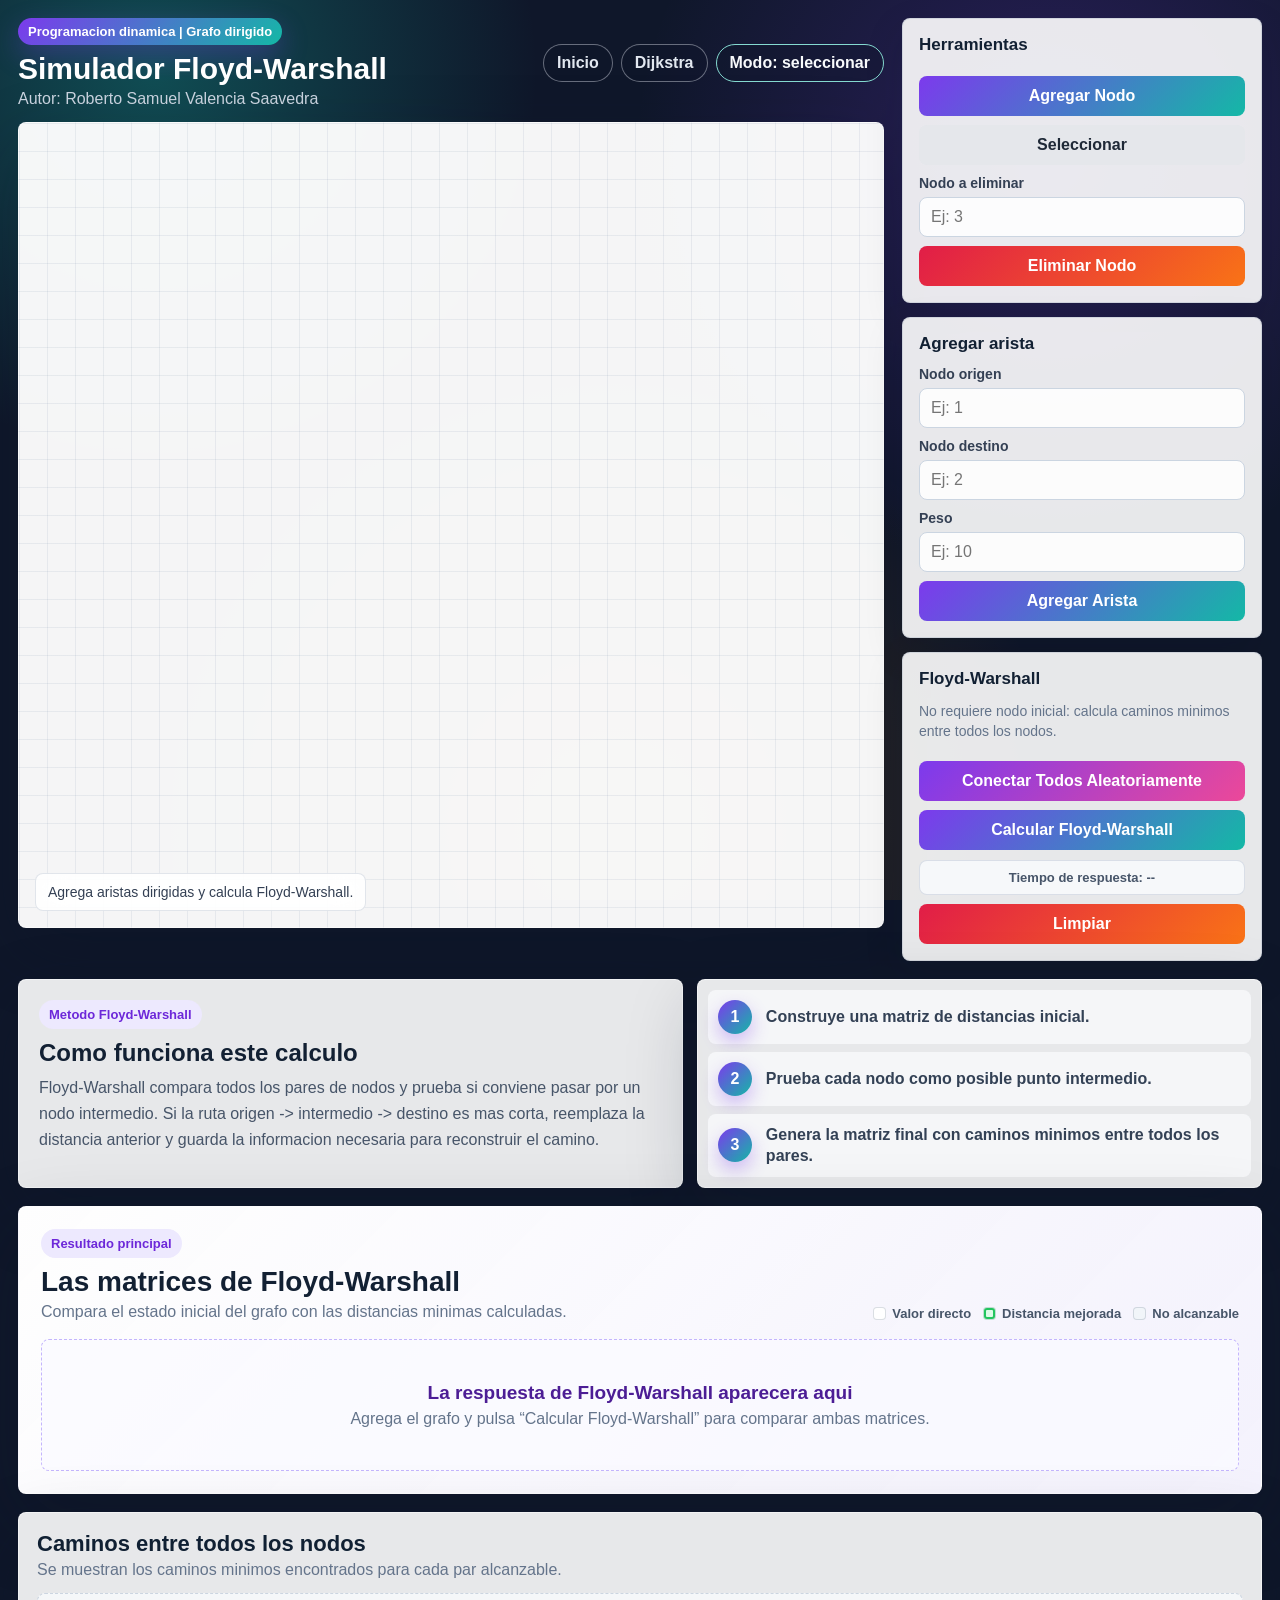
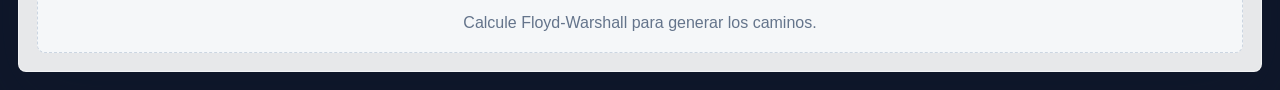
<file: floyd-warshall.html>
<!DOCTYPE html>
<html lang="es">
<head>
  <meta charset="UTF-8">
  <meta name="viewport" content="width=device-width, initial-scale=1.0">
  <title>Floyd-Warshall - Roberto Samuel Valencia Saavedra</title>
  <link rel="stylesheet" href="style.css">
</head>
<body class="theme-floyd">
  <main class="app">
    <section class="workspace">
      <header class="topbar">
        <div>
          <p class="page-badge" id="tipoGrafoBadge">Programacion dinamica</p>
          <h1>Simulador Floyd-Warshall</h1>
          <p>Autor: Roberto Samuel Valencia Saavedra</p>
        </div>
        <div class="top-actions">
          <a class="nav-link" href="index.html">Inicio</a>
          <a class="nav-link" href="dijkstra.html">Dijkstra</a>
          <div class="mode-pill" id="modoActual">Modo: seleccionar</div>
        </div>
      </header>

      <div class="canvas-shell">
        <canvas id="canvasGrafo" width="900" height="620"></canvas>
        <div class="hint" id="ayudaCanvas">Agrega nodos y arcos; Floyd-Warshall calculara todos los pares.</div>
      </div>
    </section>

    <aside class="sidebar">
      <section class="panel">
        <h2>Herramientas</h2>
        <button class="primary" id="btnModoNodo">Agregar Nodo</button>
        <button id="btnModoSeleccionar">Seleccionar</button>

        <label for="txtEliminarNodo">Nodo a eliminar</label>
        <input id="txtEliminarNodo" type="number" min="1" placeholder="Ej: 3">
        <button class="danger" id="btnEliminarNodo">Eliminar Nodo</button>
      </section>

      <section class="panel">
        <h2>Agregar arista</h2>
        <label for="txtOrigen">Nodo origen</label>
        <input id="txtOrigen" type="number" min="1" placeholder="Ej: 1">

        <label for="txtDestino">Nodo destino</label>
        <input id="txtDestino" type="number" min="1" placeholder="Ej: 2">

        <label for="txtPeso">Peso</label>
        <input id="txtPeso" type="number" min="1" placeholder="Ej: 10">

        <button class="primary" id="btnAgregarArco">Agregar Arista</button>
      </section>

      <section class="panel">
        <h2>Floyd-Warshall</h2>
        <p class="small-copy">No requiere nodo inicial: calcula caminos minimos entre todos los nodos.</p>
        <button class="random-button" id="btnConectarAleatorio">Conectar Todos Aleatoriamente</button>
        <button class="success" id="btnCalcular">Calcular Floyd-Warshall</button>
        <div class="performance-result" id="tiempoRespuesta">Tiempo de respuesta: --</div>
        <button class="danger" id="btnLimpiar">Limpiar</button>
      </section>

    </aside>
  </main>

  <section class="method-section">
    <div class="method-card">
      <span>Metodo Floyd-Warshall</span>
      <h2>Como funciona este calculo</h2>
      <p>
        Floyd-Warshall compara todos los pares de nodos y prueba si conviene pasar por un nodo intermedio.
        Si la ruta origen -> intermedio -> destino es mas corta, reemplaza la distancia anterior y guarda
        la informacion necesaria para reconstruir el camino.
      </p>
    </div>
    <div class="method-steps">
      <div>
        <strong>1</strong>
        <p>Construye una matriz de distancias inicial.</p>
      </div>
      <div>
        <strong>2</strong>
        <p>Prueba cada nodo como posible punto intermedio.</p>
      </div>
      <div>
        <strong>3</strong>
        <p>Genera la matriz final con caminos minimos entre todos los pares.</p>
      </div>
    </div>
  </section>

  <section class="matrix-section">
    <header class="matrix-header">
      <div>
        <span>Resultado principal</span>
        <h2>Las matrices de Floyd-Warshall</h2>
        <p>Compara el estado inicial del grafo con las distancias minimas calculadas.</p>
      </div>
      <div class="matrix-legend">
        <span><i class="legend-direct"></i> Valor directo</span>
        <span><i class="legend-improved"></i> Distancia mejorada</span>
        <span><i class="legend-unreachable"></i> No alcanzable</span>
      </div>
    </header>

    <div id="matricesResultado" class="matrix-showcase">
      <div class="matrix-empty">
        <strong>La respuesta de Floyd-Warshall aparecera aqui</strong>
        <p>Agrega el grafo y pulsa “Calcular Floyd-Warshall” para comparar ambas matrices.</p>
      </div>
    </div>
  </section>

  <section class="visual-section">
    <div class="visual-header">
      <div>
        <h2>Caminos entre todos los nodos</h2>
        <p>Se muestran los caminos minimos encontrados para cada par alcanzable.</p>
      </div>
    </div>
    <div id="contenedorVisualizaciones" class="visual-grid">
      <div class="visual-empty">Calcule Floyd-Warshall para generar los caminos.</div>
    </div>
  </section>

  <div class="loading-overlay" id="pantallaCarga" hidden>
    <div class="loading-box">
      <div class="loading-spinner"></div>
      <strong id="textoCarga">Calculando Floyd-Warshall...</strong>
      <p>Procesando matrices, caminos y visualizaciones.</p>
    </div>
  </div>

  <script src="app-floyd.js"></script>
</body>
</html>
</file>
<file: style.css>
:root {
  --bg: #0f172a;
  --surface: rgba(255, 255, 255, 0.9);
  --surface-strong: #ffffff;
  --ink: #122033;
  --muted: #64748b;
  --line: rgba(148, 163, 184, 0.28);
  --blue: #3b82f6;
  --blue-dark: #1d4ed8;
  --green: #14b8a6;
  --red: #f43f5e;
  --violet: #8b5cf6;
  --amber: #f59e0b;
  --node: #38bdf8;
  --node-border: #0369a1;
  --path: #f59e0b;
  --shadow: 0 24px 70px rgba(15, 23, 42, 0.22);
  --glow: 0 0 36px rgba(59, 130, 246, 0.32);
}

.theme-dijkstra {
  --accent: #2563eb;
  --accent-2: #06b6d4;
  --accent-3: #38bdf8;
  --theme-soft: #dbeafe;
  --theme-ink: #1d4ed8;
  --theme-glow: rgba(59, 130, 246, 0.32);
}

.theme-floyd {
  --accent: #7c3aed;
  --accent-2: #14b8a6;
  --accent-3: #f59e0b;
  --theme-soft: #ede9fe;
  --theme-ink: #6d28d9;
  --theme-glow: rgba(124, 58, 237, 0.32);
}

.theme-compare {
  --accent: #e11d48;
  --accent-2: #f59e0b;
  --accent-3: #8b5cf6;
  --theme-soft: #ffe4e6;
  --theme-ink: #be123c;
  --theme-glow: rgba(225, 29, 72, 0.3);
}

.theme-vending {
  --accent: #0f766e;
  --accent-2: #f97316;
  --accent-3: #facc15;
  --theme-soft: #ccfbf1;
  --theme-ink: #0f766e;
  --theme-glow: rgba(20, 184, 166, 0.3);
}

* {
  box-sizing: border-box;
}

body {
  margin: 0;
  min-height: 100vh;
  font-family: "Segoe UI", Arial, sans-serif;
  color: var(--ink);
  background:
    radial-gradient(circle at 12% 8%, rgba(56, 189, 248, 0.28), transparent 24rem),
    radial-gradient(circle at 82% 18%, rgba(139, 92, 246, 0.26), transparent 26rem),
    radial-gradient(circle at 48% 92%, rgba(20, 184, 166, 0.22), transparent 28rem),
    var(--bg);
  background-attachment: fixed;
}

.home-body {
  position: relative;
  display: grid;
  place-items: center;
  padding: 24px;
  overflow-x: hidden;
  overflow-y: auto;
}

.home-body::before {
  content: "\2721";
  position: fixed;
  top: 50%;
  left: -4vw;
  color: rgba(255, 255, 255, 0.055);
  font-family: "Segoe UI Symbol", "Arial Unicode MS", sans-serif;
  font-size: clamp(420px, 48vw, 820px);
  line-height: 1;
  text-shadow:
    0 0 70px rgba(56, 189, 248, 0.1),
    0 0 130px rgba(139, 92, 246, 0.08);
  transform: translate(-30%, -50%) rotate(-8deg);
  filter: blur(1.5px);
  pointer-events: none;
  user-select: none;
  z-index: 0;
}

.home {
  position: relative;
  z-index: 1;
  width: min(1240px, 100%);
  padding: 28px 0;
  animation: floatIn 0.7s ease both;
}

.home-hero {
  max-width: 780px;
  margin: 0 auto 24px;
  text-align: center;
}

.eyebrow {
  display: inline-flex;
  margin-bottom: 12px;
  padding: 8px 12px;
  border: 1px solid rgba(191, 219, 254, 0.56);
  border-radius: 999px;
  color: #e0f2fe;
  background: rgba(15, 23, 42, 0.45);
  box-shadow: inset 0 1px 0 rgba(255, 255, 255, 0.14);
  font-weight: 800;
  backdrop-filter: blur(14px);
}

.home h1 {
  font-size: clamp(38px, 7vw, 68px);
  line-height: 1.02;
  letter-spacing: 0;
  color: #ffffff;
  text-shadow: 0 18px 60px rgba(0, 0, 0, 0.35);
}

.home-copy {
  max-width: 690px;
  margin: 16px auto 0;
  color: #cbd5e1;
  font-size: 18px;
  line-height: 1.6;
}

.author {
  margin-top: 16px;
  color: #99f6e4;
  font-weight: 900;
}

.algorithm-grid {
  display: grid;
  grid-template-columns: repeat(4, minmax(0, 1fr));
  gap: 18px;
  align-items: stretch;
}

.algorithm-card {
  display: flex;
  flex-direction: column;
  min-height: 300px;
  padding: 26px;
  border: 1px solid rgba(255, 255, 255, 0.26);
  border-radius: 8px;
  color: #ffffff;
  text-decoration: none;
  box-shadow: var(--shadow);
  position: relative;
  overflow: hidden;
  transition: transform 0.22s ease, box-shadow 0.22s ease, border-color 0.22s ease;
  animation: riseUp 0.65s ease both;
}

.algorithm-card::after {
  content: "";
  position: absolute;
  inset: auto -60px -80px auto;
  width: 210px;
  height: 210px;
  border-radius: 50%;
  background: rgba(255, 255, 255, 0.18);
  transition: transform 0.35s ease;
}

.algorithm-card::before {
  content: "";
  position: absolute;
  inset: 0;
  background: linear-gradient(120deg, transparent 18%, rgba(255, 255, 255, 0.22), transparent 46%);
  transform: translateX(-120%);
  transition: transform 0.55s ease;
}

.dijkstra-card {
  background:
    linear-gradient(135deg, rgba(29, 78, 216, 0.96), rgba(37, 99, 235, 0.92) 50%, rgba(6, 182, 212, 0.92)),
    radial-gradient(circle at top right, rgba(255, 255, 255, 0.32), transparent 18rem);
}

.floyd-card {
  animation-delay: 0.1s;
  background:
    linear-gradient(135deg, rgba(124, 58, 237, 0.94), rgba(20, 184, 166, 0.92) 52%, rgba(245, 158, 11, 0.9)),
    radial-gradient(circle at top right, rgba(255, 255, 255, 0.28), transparent 18rem);
}

.compare-card {
  min-height: 300px;
  background:
    linear-gradient(135deg, rgba(190, 24, 93, 0.95), rgba(124, 58, 237, 0.92) 52%, rgba(245, 158, 11, 0.9)),
    radial-gradient(circle at top right, rgba(255, 255, 255, 0.3), transparent 18rem);
}

.vending-card {
  animation-delay: 0.16s;
  background:
    linear-gradient(135deg, rgba(15, 118, 110, 0.96), rgba(20, 184, 166, 0.92) 48%, rgba(249, 115, 22, 0.9)),
    radial-gradient(circle at top right, rgba(255, 255, 255, 0.32), transparent 18rem);
}

.card-kicker {
  font-weight: 800;
  opacity: 0.86;
}

.algorithm-card h2 {
  margin-top: 46px;
  font-size: 36px;
}

.algorithm-card p {
  max-width: 430px;
  margin-top: 10px;
  line-height: 1.55;
  color: rgba(255, 255, 255, 0.9);
}

.algorithm-card strong {
  display: inline-flex;
  align-self: flex-start;
  margin-top: auto;
  padding: 10px 13px;
  border-radius: 8px;
  color: #111827;
  background: #ffffff;
  box-shadow: 0 12px 28px rgba(15, 23, 42, 0.18);
}

.choice-overlay[hidden] {
  display: none;
}

.choice-overlay {
  position: fixed;
  inset: 0;
  display: grid;
  place-items: center;
  padding: 20px;
  background: rgba(2, 6, 23, 0.74);
  backdrop-filter: blur(12px);
  z-index: 50;
  animation: fadeIn 0.2s ease both;
}

.modal-open {
  overflow: hidden;
}

.choice-dialog {
  position: relative;
  width: min(720px, 100%);
  padding: 28px;
  border: 1px solid rgba(255, 255, 255, 0.48);
  border-radius: 8px;
  color: #102033;
  background: rgba(255, 255, 255, 0.95);
  box-shadow: 0 30px 100px rgba(0, 0, 0, 0.38);
  animation: floatIn 0.28s ease both;
}

.choice-close {
  position: absolute;
  top: 12px;
  right: 12px;
  width: 38px;
  height: 38px;
  margin: 0;
  border-radius: 50%;
  color: #475569;
  background: #eef2f7;
  font-size: 25px;
  line-height: 1;
}

.choice-kicker {
  color: #2563eb;
  font-size: 13px;
  font-weight: 900;
  text-transform: uppercase;
}

.choice-dialog h2 {
  margin-top: 6px;
  font-size: 30px;
}

.choice-copy {
  margin-top: 7px;
  color: #64748b;
}

.choice-grid {
  display: grid;
  grid-template-columns: repeat(2, minmax(0, 1fr));
  gap: 14px;
  margin-top: 22px;
}

.choice-option {
  height: auto;
  min-height: 190px;
  margin: 0;
  padding: 22px;
  border: 1px solid transparent;
  color: #ffffff;
  text-align: left;
}

.directed-option {
  background: linear-gradient(135deg, #1d4ed8, #06b6d4);
}

.undirected-option {
  background: linear-gradient(135deg, #7c3aed, #14b8a6);
}

.choice-option:hover {
  transform: translateY(-4px);
  box-shadow: 0 20px 42px rgba(15, 23, 42, 0.24);
}

.choice-symbol {
  display: block;
  font-size: 30px;
  font-weight: 900;
}

.choice-option strong {
  display: block;
  margin-top: 28px;
  font-size: 22px;
}

.choice-option small {
  display: block;
  margin-top: 7px;
  color: rgba(255, 255, 255, 0.88);
  font-size: 14px;
  line-height: 1.45;
}

.benchmark-page {
  width: min(1180px, calc(100% - 36px));
  margin: 0 auto;
  padding: 18px 0 36px;
  animation: fadeIn 0.45s ease both;
}

.benchmark-topbar {
  display: flex;
  align-items: center;
  justify-content: space-between;
  gap: 18px;
  padding: 14px 0 20px;
  color: #ffffff;
}

.benchmark-topbar h1 {
  font-size: clamp(30px, 5vw, 48px);
}

.benchmark-topbar > div > p:last-child {
  margin-top: 5px;
  color: #cbd5e1;
}

.benchmark-intro,
.benchmark-controls,
.benchmark-summary,
.benchmark-results,
.benchmark-guide {
  border: 1px solid rgba(255, 255, 255, 0.48);
  border-radius: 8px;
  background: rgba(255, 255, 255, 0.92);
  box-shadow: var(--shadow);
  backdrop-filter: blur(18px);
}

.benchmark-intro {
  display: grid;
  grid-template-columns: minmax(0, 1.25fr) minmax(300px, 0.75fr);
  gap: 20px;
  align-items: center;
  padding: 24px;
}

.benchmark-intro > div:first-child > span,
.benchmark-recommendation > span {
  display: inline-flex;
  padding: 7px 10px;
  border-radius: 999px;
  color: #be123c;
  background: #ffe4e6;
  font-size: 13px;
  font-weight: 900;
}

.benchmark-intro h2 {
  margin-top: 8px;
  font-size: 28px;
}

.benchmark-intro p {
  margin-top: 8px;
  color: #64748b;
  line-height: 1.65;
}

.benchmark-formula {
  display: grid;
  grid-template-columns: 1fr auto 1fr;
  align-items: center;
  gap: 10px;
  padding: 18px;
  border-radius: 8px;
  color: #ffffff;
  background: linear-gradient(135deg, #2563eb, #7c3aed 50%, #0f766e);
  text-align: center;
}

.benchmark-formula strong {
  font-size: 16px;
}

.benchmark-formula span {
  color: #fde68a;
  font-size: 12px;
  font-weight: 900;
  text-transform: uppercase;
}

.benchmark-controls {
  display: grid;
  grid-template-columns: repeat(3, minmax(0, 1fr)) minmax(220px, 0.8fr);
  gap: 14px;
  margin-top: 16px;
  padding: 18px;
}

.control-field {
  padding: 12px;
  border: 1px solid #e2e8f0;
  border-radius: 8px;
  background: rgba(248, 250, 252, 0.9);
}

.control-field label {
  margin-top: 0;
}

.control-field small {
  display: block;
  margin-top: 6px;
  color: #64748b;
}

.range-row {
  display: grid;
  grid-template-columns: 1fr 52px;
  align-items: center;
  gap: 8px;
}

.range-row input {
  padding: 0;
}

.range-row strong {
  color: #6d28d9;
  text-align: right;
}

.benchmark-run {
  height: auto;
  min-height: 94px;
  margin: 0;
  color: #ffffff;
  background: linear-gradient(135deg, #e11d48, #7c3aed, #f59e0b);
  box-shadow: 0 16px 36px rgba(190, 24, 93, 0.22);
}

.benchmark-summary {
  display: grid;
  grid-template-columns: repeat(4, 1fr);
  gap: 1px;
  margin-top: 16px;
  overflow: hidden;
}

.dual-graph-section {
  margin-top: 16px;
  padding: 20px;
  border: 1px solid rgba(255, 255, 255, 0.48);
  border-radius: 8px;
  background: rgba(255, 255, 255, 0.92);
  box-shadow: var(--shadow);
  backdrop-filter: blur(18px);
}

.dual-graph-section > header {
  display: flex;
  align-items: flex-end;
  justify-content: space-between;
  gap: 16px;
  margin-bottom: 14px;
}

.dual-graph-section > header span {
  color: #be123c;
  font-size: 12px;
  font-weight: 900;
  text-transform: uppercase;
}

.dual-graph-section > header h2 {
  margin-top: 4px;
  font-size: 25px;
}

.dual-graph-section > header p {
  max-width: 520px;
  color: #64748b;
  font-size: 13px;
  font-weight: 700;
  text-align: right;
}

.dual-graph-grid {
  display: grid;
  grid-template-columns: repeat(2, minmax(0, 1fr));
  gap: 14px;
}

.graph-test-card {
  min-width: 0;
  border: 1px solid #dbe3ee;
  border-radius: 8px;
  overflow: hidden;
  background: #ffffff;
  box-shadow: 0 14px 32px rgba(15, 23, 42, 0.1);
}

.graph-test-title {
  display: flex;
  align-items: center;
  justify-content: space-between;
  gap: 12px;
  min-height: 70px;
  padding: 12px 15px;
  color: #ffffff;
}

.dijkstra-test .graph-test-title {
  background: linear-gradient(135deg, #1d4ed8, #06b6d4);
}

.floyd-test .graph-test-title {
  background: linear-gradient(135deg, #6d28d9, #0f766e);
}

.graph-test-title span {
  font-size: 11px;
  font-weight: 900;
  text-transform: uppercase;
  opacity: 0.8;
}

.graph-test-title h3 {
  margin: 3px 0 0;
  font-size: 19px;
}

.graph-test-title > strong {
  flex: 0 0 auto;
  padding: 8px 10px;
  border-radius: 999px;
  color: #1e293b;
  background: rgba(255, 255, 255, 0.9);
  font-size: 14px;
}

.graph-test-card canvas {
  display: block;
  width: 100%;
  height: 390px;
  background:
    linear-gradient(rgba(148, 163, 184, 0.13) 1px, transparent 1px),
    linear-gradient(90deg, rgba(148, 163, 184, 0.13) 1px, transparent 1px),
    #ffffff;
  background-size: 22px 22px;
}

.benchmark-summary > div {
  padding: 16px;
  text-align: center;
  background: rgba(248, 250, 252, 0.9);
}

.benchmark-summary span {
  display: block;
  color: #64748b;
  font-size: 12px;
  font-weight: 800;
  text-transform: uppercase;
}

.benchmark-summary strong {
  display: block;
  margin-top: 5px;
  color: #1e293b;
  font-size: 22px;
}

.benchmark-summary strong.verified {
  color: #15803d;
}

.benchmark-summary strong.failed {
  color: #be123c;
}

.benchmark-results {
  margin-top: 16px;
  padding: 20px;
}

.benchmark-empty {
  padding: 42px 20px;
  border: 1px dashed #c4b5fd;
  border-radius: 8px;
  color: #64748b;
  text-align: center;
  background: #fafaff;
}

.benchmark-empty strong {
  display: block;
  color: #4c1d95;
  font-size: 19px;
}

.benchmark-empty p {
  margin-top: 6px;
}

.winner-banner {
  padding: 24px;
  border-radius: 8px;
  color: #ffffff;
  background: linear-gradient(135deg, #be123c, #7c3aed 55%, #0f766e);
  text-align: center;
  box-shadow: 0 18px 42px rgba(124, 58, 237, 0.22);
}

.winner-banner span {
  font-size: 13px;
  font-weight: 900;
  text-transform: uppercase;
  opacity: 0.82;
}

.winner-banner h2 {
  margin-top: 5px;
  font-size: 36px;
}

.winner-banner p {
  margin-top: 5px;
  color: rgba(255, 255, 255, 0.86);
}

.benchmark-algorithms {
  display: grid;
  grid-template-columns: repeat(2, minmax(0, 1fr));
  gap: 14px;
  margin-top: 14px;
}

.algorithm-result {
  padding: 18px;
  border: 1px solid #e2e8f0;
  border-radius: 8px;
  background: #f8fafc;
}

.algorithm-result.winner {
  border-color: #22c55e;
  box-shadow: inset 0 0 0 2px rgba(34, 197, 94, 0.26);
}

.algorithm-result > div:first-child {
  display: flex;
  align-items: center;
  justify-content: space-between;
  gap: 12px;
}

.algorithm-result span {
  color: #475569;
  font-weight: 800;
}

.algorithm-result strong {
  font-size: 24px;
}

.algorithm-result small {
  display: block;
  margin-top: 8px;
  color: #64748b;
}

.time-bar {
  height: 12px;
  margin-top: 14px;
  border-radius: 999px;
  background: #e2e8f0;
  overflow: hidden;
}

.time-bar i {
  display: block;
  height: 100%;
  border-radius: inherit;
}

.dijkstra-result .time-bar i {
  background: linear-gradient(90deg, #2563eb, #06b6d4);
}

.floyd-result .time-bar i {
  background: linear-gradient(90deg, #7c3aed, #14b8a6);
}

.benchmark-verification,
.benchmark-recommendation {
  margin-top: 14px;
  padding: 18px;
  border-radius: 8px;
}

.benchmark-verification.ok {
  color: #14532d;
  border: 1px solid #86efac;
  background: #dcfce7;
}

.benchmark-verification.error {
  color: #881337;
  border: 1px solid #fda4af;
  background: #ffe4e6;
}

.benchmark-verification p,
.benchmark-recommendation p {
  margin-top: 5px;
  line-height: 1.55;
}

.benchmark-recommendation {
  border: 1px solid #ddd6fe;
  background: linear-gradient(135deg, #faf5ff, #f0fdfa);
}

.benchmark-recommendation h3 {
  margin: 8px 0 0;
  font-size: 22px;
}

.benchmark-recommendation p {
  color: #475569;
}

.benchmark-guide {
  display: grid;
  grid-template-columns: repeat(2, minmax(0, 1fr));
  gap: 1px;
  margin-top: 16px;
  overflow: hidden;
}

.benchmark-guide article {
  padding: 20px;
  background: rgba(255, 255, 255, 0.92);
}

.benchmark-guide span {
  font-weight: 900;
}

.benchmark-guide article:first-child span {
  color: #1d4ed8;
}

.benchmark-guide article:last-child span {
  color: #6d28d9;
}

.benchmark-guide p {
  margin-top: 6px;
  color: #64748b;
  line-height: 1.55;
}

.analyzer-app {
  align-items: start;
}

.analyzer-results {
  margin: 0 18px 18px;
  padding: 20px;
  border: 1px solid rgba(255, 255, 255, 0.5);
  border-radius: 8px;
  background: rgba(255, 255, 255, 0.92);
  box-shadow: var(--shadow);
  backdrop-filter: blur(18px);
}

.analyzer-empty {
  padding: 38px 20px;
  border: 1px dashed #fda4af;
  border-radius: 8px;
  color: #64748b;
  text-align: center;
  background: #fff7f8;
}

.analyzer-empty strong {
  display: block;
  color: #9f1239;
  font-size: 19px;
}

.analyzer-empty p {
  margin-top: 6px;
}

.analyzer-result-header {
  display: flex;
  align-items: center;
  justify-content: space-between;
  gap: 18px;
  padding: 24px;
  border-radius: 8px;
  color: #ffffff;
  background: linear-gradient(135deg, #be123c, #7c3aed 55%, #0f766e);
  box-shadow: 0 18px 42px rgba(124, 58, 237, 0.2);
}

.analyzer-result-header span {
  font-size: 12px;
  font-weight: 900;
  text-transform: uppercase;
  opacity: 0.8;
}

.analyzer-result-header h2 {
  margin-top: 4px;
  font-size: 38px;
}

.analyzer-result-header p {
  max-width: 760px;
  margin-top: 6px;
  color: rgba(255, 255, 255, 0.88);
  line-height: 1.5;
}

.analyzer-result-header > strong {
  flex: 0 0 auto;
  padding: 10px 13px;
  border-radius: 999px;
  color: #4c1d95;
  background: #ffffff;
}

.analyzer-metrics {
  display: grid;
  grid-template-columns: repeat(4, 1fr);
  gap: 1px;
  margin-top: 14px;
  border: 1px solid #e2e8f0;
  border-radius: 8px;
  overflow: hidden;
}

.analyzer-metrics > div {
  padding: 16px;
  text-align: center;
  background: #f8fafc;
}

.analyzer-metrics span {
  display: block;
  color: #64748b;
  font-size: 12px;
  font-weight: 800;
  text-transform: uppercase;
}

.analyzer-metrics strong {
  display: block;
  margin-top: 5px;
  color: #1e293b;
  font-size: 22px;
}

.analyzer-times {
  display: grid;
  grid-template-columns: repeat(3, minmax(0, 1fr));
  gap: 12px;
  margin-top: 14px;
}

.analyzer-times article {
  padding: 18px;
  border: 1px solid #e2e8f0;
  border-radius: 8px;
  background: #ffffff;
}

.analyzer-times article.recommended {
  border-color: #22c55e;
  background: #f0fdf4;
  box-shadow: inset 0 0 0 2px rgba(34, 197, 94, 0.2);
}

.analyzer-times span {
  display: block;
  color: #475569;
  font-weight: 800;
}

.analyzer-times strong {
  display: block;
  margin-top: 8px;
  font-size: 26px;
}

.analyzer-times p {
  margin-top: 5px;
  color: #64748b;
  line-height: 1.4;
}

.analyzer-conclusion {
  margin-top: 14px;
  padding: 18px;
  border: 1px solid #ddd6fe;
  border-radius: 8px;
  background: linear-gradient(135deg, #faf5ff, #f0fdfa);
}

.analyzer-conclusion p {
  margin-top: 5px;
  color: #475569;
  line-height: 1.55;
}

.analysis-advice {
  margin-top: 12px;
  padding: 12px;
  border: 1px solid #fcd34d;
  border-radius: 8px;
  color: #78350f;
  background: #fffbeb;
}

.analysis-advice strong {
  display: block;
  font-size: 13px;
}

.analysis-advice p {
  margin-top: 4px;
  font-size: 12px;
  line-height: 1.45;
}

.analysis-warning,
.analysis-reliable {
  margin-top: 14px;
  padding: 15px;
  border-radius: 8px;
}

.analysis-warning {
  color: #78350f;
  border: 1px solid #fcd34d;
  background: #fffbeb;
}

.analysis-reliable {
  color: #14532d;
  border: 1px solid #86efac;
  background: #f0fdf4;
}

.analysis-warning p,
.analysis-reliable p {
  margin-top: 4px;
  line-height: 1.5;
}

.analyzer-action {
  display: flex;
  justify-content: center;
  margin-top: 14px;
}

.analyzer-action button {
  width: min(440px, 100%);
  height: 48px;
  color: #ffffff;
  background: linear-gradient(135deg, #e11d48, #7c3aed, #0f766e);
  box-shadow: 0 16px 34px rgba(124, 58, 237, 0.2);
}

.analyzer-calculation[hidden] {
  display: none;
}

.analyzer-calculation {
  margin: 0 18px 18px;
  padding: 20px;
  border: 1px solid rgba(255, 255, 255, 0.5);
  border-radius: 8px;
  background: rgba(255, 255, 255, 0.94);
  box-shadow: var(--shadow);
  backdrop-filter: blur(18px);
  animation: riseUp 0.42s ease both;
}

.analyzer-calculation > header {
  display: flex;
  align-items: center;
  justify-content: space-between;
  gap: 14px;
  margin-bottom: 14px;
}

.analyzer-calculation > header span {
  color: #be123c;
  font-size: 12px;
  font-weight: 900;
  text-transform: uppercase;
}

.analyzer-calculation > header h2 {
  margin-top: 4px;
  font-size: 26px;
}

.analyzer-calculation > header button {
  width: auto;
  min-width: 140px;
  padding: 0 14px;
}

.recommended-table-wrap {
  overflow: auto;
  max-height: 620px;
  border: 1px solid #e2e8f0;
  border-radius: 8px;
}

.recommended-table-wrap table {
  min-width: 100%;
  border-collapse: separate;
  border-spacing: 0;
}

.recommended-table-wrap th,
.recommended-table-wrap td {
  min-width: 110px;
  padding: 12px;
  border-right: 1px solid #e2e8f0;
  border-bottom: 1px solid #e2e8f0;
  text-align: center;
}

.recommended-table-wrap th {
  position: sticky;
  top: 0;
  color: #4c1d95;
  background: #f5f3ff;
}

.recommended-matrix td {
  font-size: 16px;
  font-weight: 800;
}

.app {
  display: grid;
  grid-template-columns: minmax(0, 1fr) 360px;
  gap: 18px;
  padding: 18px;
  animation: fadeIn 0.45s ease both;
}

.theme-dijkstra,
.theme-floyd,
.theme-compare,
.theme-vending {
  background:
    radial-gradient(circle at 12% 8%, color-mix(in srgb, var(--accent-2) 34%, transparent), transparent 24rem),
    radial-gradient(circle at 82% 18%, color-mix(in srgb, var(--accent) 26%, transparent), transparent 26rem),
    radial-gradient(circle at 48% 92%, color-mix(in srgb, var(--accent-3) 22%, transparent), transparent 28rem),
    var(--bg);
  background-attachment: fixed;
}

.workspace,
.sidebar {
  min-width: 0;
}

.topbar {
  display: flex;
  align-items: center;
  justify-content: space-between;
  gap: 16px;
  margin-bottom: 14px;
  color: #ffffff;
}

h1,
h2,
p {
  margin: 0;
}

h1 {
  font-size: 30px;
  letter-spacing: 0;
}

.topbar p {
  margin-top: 4px;
  color: #cbd5e1;
}

.topbar .page-badge {
  display: inline-flex;
  margin: 0 0 7px;
  padding: 6px 10px;
  border-radius: 999px;
  color: #ffffff;
  background: linear-gradient(135deg, var(--accent, #2563eb), var(--accent-2, #06b6d4));
  box-shadow: 0 10px 28px var(--theme-glow, rgba(37, 99, 235, 0.24));
  font-size: 13px;
  font-weight: 900;
}

.benchmark-topbar .page-badge {
  display: inline-flex;
  margin: 0 0 7px;
  padding: 6px 10px;
  border-radius: 999px;
  color: #ffffff;
  background: linear-gradient(135deg, var(--accent, #e11d48), var(--accent-2, #f59e0b));
  box-shadow: 0 10px 28px var(--theme-glow, rgba(225, 29, 72, 0.24));
  font-size: 13px;
  font-weight: 900;
}

.mode-pill {
  flex: 0 0 auto;
  border: 1px solid color-mix(in srgb, var(--accent-2, #93c5fd) 52%, white);
  color: #f8fafc;
  background: rgba(15, 23, 42, 0.36);
  padding: 9px 13px;
  border-radius: 999px;
  font-weight: 700;
  backdrop-filter: blur(14px);
}

.top-actions {
  display: flex;
  align-items: center;
  justify-content: flex-end;
  gap: 8px;
  flex-wrap: wrap;
}

.nav-link {
  flex: 0 0 auto;
  border: 1px solid rgba(226, 232, 240, 0.42);
  border-radius: 999px;
  padding: 9px 13px;
  color: #e2e8f0;
  background: rgba(15, 23, 42, 0.34);
  text-decoration: none;
  font-weight: 800;
  backdrop-filter: blur(14px);
  transition: transform 0.2s ease, background 0.2s ease, border-color 0.2s ease;
}

.nav-link:hover,
.algorithm-card:hover {
  transform: translateY(-3px);
}

.nav-link:hover {
  background: color-mix(in srgb, var(--accent, #3b82f6) 28%, transparent);
  border-color: color-mix(in srgb, var(--accent-2, #93c5fd) 74%, white);
}

.algorithm-card:hover {
  box-shadow: 0 28px 80px rgba(15, 23, 42, 0.42), var(--glow);
  border-color: rgba(255, 255, 255, 0.5);
}

.algorithm-card:hover::before {
  transform: translateX(120%);
}

.algorithm-card:hover::after {
  transform: scale(1.12) translate(-8px, -8px);
}

.canvas-shell {
  position: relative;
  height: calc(100vh - 94px);
  min-height: 520px;
  border: 1px solid rgba(255, 255, 255, 0.5);
  border-radius: 8px;
  background:
    linear-gradient(rgba(148, 163, 184, 0.16) 1px, transparent 1px),
    linear-gradient(90deg, rgba(148, 163, 184, 0.16) 1px, transparent 1px),
    rgba(255, 255, 255, 0.96);
  background-size: 28px 28px;
  box-shadow: var(--shadow);
  overflow: hidden;
  animation: riseUp 0.5s ease both;
}

canvas {
  display: block;
  width: 100%;
  height: 100%;
  cursor: default;
}

canvas.add-node {
  cursor: crosshair;
}

.hint {
  position: absolute;
  left: 16px;
  bottom: 16px;
  max-width: 520px;
  padding: 10px 12px;
  border-radius: 8px;
  color: #344054;
  background: rgba(255, 255, 255, 0.82);
  border: 1px solid var(--line);
  font-size: 14px;
  backdrop-filter: blur(14px);
}

.sidebar {
  display: flex;
  flex-direction: column;
  gap: 14px;
}

.panel {
  background: var(--surface);
  border: 1px solid var(--line);
  border-radius: 8px;
  padding: 16px;
  box-shadow: 0 14px 38px rgba(15, 23, 42, 0.13);
  backdrop-filter: blur(18px);
  animation: riseUp 0.48s ease both;
}

.panel:nth-child(2) {
  animation-delay: 0.04s;
}

.panel:nth-child(3) {
  animation-delay: 0.08s;
}

.panel:nth-child(4) {
  animation-delay: 0.12s;
}

.panel h2 {
  font-size: 17px;
  margin-bottom: 12px;
}

label {
  display: block;
  color: #344054;
  font-size: 14px;
  font-weight: 700;
  margin: 10px 0 6px;
}

.small-copy {
  color: var(--muted);
  font-size: 14px;
  line-height: 1.45;
  margin-bottom: 10px;
}

input,
select,
button {
  width: 100%;
  height: 40px;
  border-radius: 8px;
  font: inherit;
}

input,
select {
  border: 1px solid #cbd5e1;
  padding: 0 11px;
  color: var(--ink);
  background: rgba(255, 255, 255, 0.9);
  transition: border-color 0.18s ease, box-shadow 0.18s ease, transform 0.18s ease;
}

input:focus,
select:focus {
  outline: 0;
  border-color: var(--blue);
  box-shadow: 0 0 0 4px rgba(59, 130, 246, 0.18);
  transform: translateY(-1px);
}

button {
  border: 0;
  margin-top: 9px;
  font-weight: 800;
  color: #1f2937;
  background: #e5e7eb;
  cursor: pointer;
  transition: transform 0.18s ease, box-shadow 0.18s ease, filter 0.18s ease;
}

button:hover {
  filter: brightness(1.03);
  transform: translateY(-1px);
  box-shadow: 0 12px 24px rgba(15, 23, 42, 0.13);
}

button:active {
  transform: translateY(0);
}

button.primary {
  color: #fff;
  background: linear-gradient(135deg, var(--accent, #2563eb), var(--accent-2, #06b6d4));
}

button.success {
  color: #fff;
  background: linear-gradient(135deg, var(--accent, #0f766e), var(--accent-2, #14b8a6));
}

button.danger {
  color: #fff;
  background: linear-gradient(135deg, #e11d48, #f97316);
}

button.random-button {
  color: #ffffff;
  background: linear-gradient(135deg, #7c3aed, #ec4899);
}

.theme-dijkstra button.random-button {
  background: linear-gradient(135deg, #4f46e5, #8b5cf6);
}

.performance-result {
  margin-top: 10px;
  padding: 9px 10px;
  border: 1px solid rgba(148, 163, 184, 0.3);
  border-radius: 8px;
  color: #475569;
  background: rgba(248, 250, 252, 0.9);
  font-size: 13px;
  font-weight: 800;
  text-align: center;
}

.performance-result.ready {
  color: #14532d;
  border-color: rgba(34, 197, 94, 0.35);
  background: #dcfce7;
  animation: resultPulse 0.38s ease both;
}

.loading-overlay[hidden] {
  display: none;
}

.loading-overlay {
  position: fixed;
  inset: 0;
  display: grid;
  place-items: center;
  padding: 20px;
  background: rgba(2, 6, 23, 0.76);
  backdrop-filter: blur(12px);
  z-index: 100;
}

.loading-box {
  width: min(390px, 100%);
  padding: 28px;
  border: 1px solid rgba(255, 255, 255, 0.42);
  border-radius: 8px;
  color: #ffffff;
  background: rgba(15, 23, 42, 0.94);
  box-shadow: 0 30px 90px rgba(0, 0, 0, 0.4);
  text-align: center;
  animation: floatIn 0.24s ease both;
}

.loading-box strong {
  display: block;
  margin-top: 16px;
  font-size: 20px;
}

.loading-box p {
  margin-top: 7px;
  color: #cbd5e1;
  line-height: 1.45;
}

.loading-spinner {
  width: 56px;
  height: 56px;
  margin: 0 auto;
  border: 5px solid rgba(255, 255, 255, 0.16);
  border-top-color: var(--accent-2, #38bdf8);
  border-radius: 50%;
  animation: spin 0.75s linear infinite;
}

.results-panel {
  flex: 1;
  min-height: 220px;
}

.table-wrap {
  max-height: 330px;
  overflow: auto;
  border: 1px solid var(--line);
  border-radius: 8px;
  background: rgba(255, 255, 255, 0.82);
}

table {
  width: 100%;
  border-collapse: collapse;
  font-size: 14px;
}

th,
td {
  padding: 10px;
  border-bottom: 1px solid var(--line);
  text-align: left;
  vertical-align: top;
}

th {
  position: sticky;
  top: 0;
  color: #344054;
  background: #eef6ff;
}

td:first-child,
td:nth-child(2) {
  width: 76px;
}

.empty {
  color: var(--muted);
  text-align: center;
}

.toast {
  position: fixed;
  right: 24px;
  bottom: 24px;
  max-width: 360px;
  padding: 12px 14px;
  border-radius: 8px;
  color: #7a2e0e;
  background: #fff7ed;
  border: 1px solid #fed7aa;
  box-shadow: var(--shadow);
  font-weight: 700;
  z-index: 10;
  animation: toastIn 0.25s ease both;
}

.visual-section {
  margin: 0 18px 18px;
  padding: 18px;
  border: 1px solid rgba(255, 255, 255, 0.5);
  border-radius: 8px;
  background: var(--surface);
  box-shadow: var(--shadow);
  backdrop-filter: blur(18px);
  animation: fadeIn 0.5s ease both;
}

.method-section {
  display: grid;
  grid-template-columns: minmax(0, 1fr) minmax(320px, 0.85fr);
  gap: 14px;
  margin: 0 18px 18px;
  animation: riseUp 0.5s ease both;
}

.method-card,
.method-steps {
  border: 1px solid rgba(255, 255, 255, 0.5);
  border-radius: 8px;
  background: rgba(255, 255, 255, 0.9);
  box-shadow: var(--shadow);
  backdrop-filter: blur(18px);
}

.method-card {
  padding: 20px;
}

.method-card span {
  display: inline-flex;
  margin-bottom: 10px;
  padding: 7px 10px;
  border-radius: 999px;
  color: var(--theme-ink, #1d4ed8);
  background: var(--theme-soft, #dbeafe);
  font-weight: 900;
  font-size: 13px;
}

.method-card h2 {
  font-size: 24px;
  margin-bottom: 8px;
}

.method-card p {
  color: #475569;
  line-height: 1.65;
}

.method-steps {
  display: grid;
  grid-template-columns: 1fr;
  padding: 10px;
  gap: 8px;
}

.method-steps div {
  display: grid;
  grid-template-columns: 38px 1fr;
  align-items: center;
  gap: 10px;
  padding: 10px;
  border-radius: 8px;
  background: rgba(248, 250, 252, 0.86);
}

.method-steps strong {
  display: grid;
  place-items: center;
  width: 34px;
  height: 34px;
  border-radius: 50%;
  color: #ffffff;
  background: linear-gradient(135deg, var(--accent, #2563eb), var(--accent-2, #14b8a6));
  box-shadow: 0 8px 18px var(--theme-glow, rgba(37, 99, 235, 0.24));
}

.method-steps p {
  color: #334155;
  line-height: 1.35;
  font-weight: 700;
}

.matrix-section {
  margin: 0 18px 18px;
  padding: 22px;
  border: 1px solid rgba(255, 255, 255, 0.52);
  border-radius: 8px;
  background:
    linear-gradient(135deg, rgba(255, 255, 255, 0.96), rgba(245, 243, 255, 0.92)),
    var(--surface);
  box-shadow: 0 28px 80px rgba(15, 23, 42, 0.24);
  backdrop-filter: blur(20px);
  animation: riseUp 0.5s ease both;
}

.matrix-header {
  display: flex;
  align-items: flex-end;
  justify-content: space-between;
  gap: 18px;
  margin-bottom: 18px;
}

.matrix-header > div:first-child > span {
  display: inline-flex;
  margin-bottom: 8px;
  padding: 7px 10px;
  border-radius: 999px;
  color: #6d28d9;
  background: #ede9fe;
  font-size: 13px;
  font-weight: 900;
}

.matrix-header h2 {
  font-size: 28px;
}

.matrix-header p {
  margin-top: 5px;
  color: #64748b;
}

.matrix-legend {
  display: flex;
  justify-content: flex-end;
  gap: 12px;
  flex-wrap: wrap;
  color: #475569;
  font-size: 13px;
  font-weight: 800;
}

.matrix-legend span {
  display: inline-flex;
  align-items: center;
  gap: 6px;
}

.matrix-legend i {
  width: 13px;
  height: 13px;
  border-radius: 4px;
  border: 1px solid rgba(100, 116, 139, 0.24);
}

.legend-direct {
  background: #ffffff;
}

.legend-improved {
  background: #dcfce7;
  box-shadow: inset 0 0 0 2px #22c55e;
}

.legend-unreachable {
  background: #f1f5f9;
}

.matrix-showcase {
  display: grid;
  grid-template-columns: minmax(0, 1fr);
  gap: 16px;
}

.matrix-empty {
  grid-column: 1 / -1;
  padding: 42px 24px;
  border: 1px dashed #c4b5fd;
  border-radius: 8px;
  color: #64748b;
  text-align: center;
  background: rgba(250, 250, 255, 0.78);
}

.matrix-empty strong {
  display: block;
  color: #4c1d95;
  font-size: 19px;
}

.matrix-empty p {
  margin-top: 6px;
}

.matrix-card {
  width: 100%;
  min-width: 0;
  border: 1px solid rgba(148, 163, 184, 0.28);
  border-radius: 8px;
  overflow: hidden;
  background: rgba(255, 255, 255, 0.94);
  box-shadow: 0 14px 36px rgba(15, 23, 42, 0.1);
}

.final-matrix {
  border-color: rgba(139, 92, 246, 0.42);
  box-shadow: 0 22px 56px rgba(124, 58, 237, 0.2);
}

.matrix-card-header {
  display: flex;
  align-items: center;
  justify-content: space-between;
  gap: 14px;
  min-height: 76px;
  padding: 14px 16px;
  border-bottom: 1px solid var(--line);
}

.initial-matrix .matrix-card-header {
  background: linear-gradient(135deg, #f8fafc, #eef2ff);
}

.final-matrix .matrix-card-header {
  color: #ffffff;
  background: linear-gradient(135deg, #6d28d9, #0f766e);
}

.matrix-card-header span {
  font-size: 12px;
  font-weight: 900;
  text-transform: uppercase;
  opacity: 0.76;
}

.matrix-card-header h3 {
  margin: 3px 0 0;
  font-size: 20px;
}

.matrix-card-header > strong {
  flex: 0 0 auto;
  padding: 7px 9px;
  border-radius: 999px;
  color: #475569;
  background: rgba(255, 255, 255, 0.82);
  font-size: 12px;
}

.final-matrix .matrix-card-header > strong {
  color: #14532d;
  background: #dcfce7;
}

.matrix-scroll {
  overflow: auto;
  max-height: 560px;
  padding: 18px;
  background:
    linear-gradient(rgba(148, 163, 184, 0.12) 1px, transparent 1px),
    linear-gradient(90deg, rgba(148, 163, 184, 0.12) 1px, transparent 1px),
    rgba(248, 250, 252, 0.82);
  background-size: 24px 24px;
}

.floyd-matrix {
  min-width: min(100%, 720px);
  width: max-content;
  margin: 0 auto;
  border-collapse: separate;
  border-spacing: 0;
  font-size: 14px;
  border: 1px solid #dbe3ee;
  border-radius: 8px;
  overflow: hidden;
  box-shadow: 0 12px 32px rgba(15, 23, 42, 0.1);
}

.floyd-matrix th,
.floyd-matrix td {
  min-width: 96px;
  height: 78px;
  padding: 9px;
  border-right: 1px solid #e2e8f0;
  border-bottom: 1px solid #e2e8f0;
  text-align: center;
  vertical-align: middle;
}

.floyd-matrix th {
  position: sticky;
  top: 0;
  z-index: 2;
  color: #334155;
  background: #eef2ff;
}

.floyd-matrix tbody th {
  left: 0;
  z-index: 1;
}

.floyd-matrix td {
  color: #1e293b;
  background: #ffffff;
}

.floyd-matrix td > strong {
  display: block;
  font-size: 20px;
}

.final-matrix .floyd-matrix {
  font-size: 15px;
}

.final-matrix .floyd-matrix th,
.final-matrix .floyd-matrix td {
  min-width: 108px;
  height: 88px;
}

.final-matrix .floyd-matrix td > strong {
  font-size: 23px;
}

.floyd-matrix td small {
  display: block;
  margin-top: 4px;
  color: #166534;
  font-size: 11px;
  line-height: 1.3;
  font-weight: 800;
}

.floyd-matrix .matrix-diagonal {
  color: #6d28d9;
  background: #f5f3ff;
}

.floyd-matrix .matrix-improved {
  position: relative;
  color: #14532d;
  background: #dcfce7;
  box-shadow: inset 0 0 0 2px #22c55e;
}

.floyd-matrix .matrix-improved::after {
  content: "MEJORADA";
  position: absolute;
  top: 4px;
  right: 5px;
  color: #15803d;
  font-size: 8px;
  font-weight: 900;
}

.floyd-matrix .matrix-infinite {
  color: #94a3b8;
  background: #f8fafc;
}

.visual-header {
  display: flex;
  align-items: center;
  justify-content: space-between;
  gap: 16px;
  margin-bottom: 14px;
}

.visual-header h2 {
  font-size: 22px;
  color: #102033;
}

.visual-header p {
  margin-top: 4px;
  color: var(--muted);
}

.visual-grid {
  display: grid;
  grid-template-columns: repeat(auto-fit, minmax(320px, 1fr));
  gap: 14px;
}

.visual-card {
  border: 1px solid var(--line);
  border-radius: 8px;
  overflow: hidden;
  background: rgba(248, 250, 252, 0.9);
  box-shadow: 0 12px 30px rgba(15, 23, 42, 0.1);
  animation: riseUp 0.42s ease both;
}

.visual-card.general {
  grid-column: 1 / -1;
}

.visual-title {
  display: flex;
  align-items: center;
  justify-content: space-between;
  gap: 10px;
  min-height: 44px;
  padding: 10px 12px;
  border-bottom: 1px solid var(--line);
  background: rgba(255, 255, 255, 0.92);
  font-weight: 800;
}

.visual-title span {
  color: var(--muted);
  font-size: 13px;
  font-weight: 700;
}

.visual-card canvas {
  width: 100%;
  height: 280px;
  background:
    linear-gradient(rgba(148, 163, 184, 0.18) 1px, transparent 1px),
    linear-gradient(90deg, rgba(148, 163, 184, 0.18) 1px, transparent 1px),
    #ffffff;
  background-size: 24px 24px;
}

.visual-card.general canvas {
  height: 420px;
}

.visual-empty {
  grid-column: 1 / -1;
  padding: 20px;
  border: 1px dashed #cbd5e1;
  border-radius: 8px;
  color: var(--muted);
  text-align: center;
  background: rgba(248, 250, 252, 0.88);
}

.vending-page {
  width: min(1220px, calc(100% - 36px));
  margin: 0 auto;
  padding: 18px 0 36px;
  animation: fadeIn 0.45s ease both;
}

.vending-hero {
  display: flex;
  align-items: center;
  justify-content: space-between;
  gap: 20px;
  padding: 14px 0 20px;
  color: #ffffff;
}

.vending-hero h1 {
  margin-top: 6px;
  font-size: clamp(34px, 5vw, 58px);
}

.vending-hero strong {
  display: inline-flex;
  margin-top: 12px;
  color: #fef3c7;
}

.vending-machine-stage {
  display: grid;
  place-items: center;
  padding: 18px;
  border: 1px solid rgba(255, 255, 255, 0.44);
  border-radius: 8px;
  background:
    radial-gradient(circle at 22% 8%, rgba(250, 204, 21, 0.18), transparent 17rem),
    radial-gradient(circle at 84% 18%, rgba(20, 184, 166, 0.18), transparent 19rem),
    rgba(255, 255, 255, 0.12);
  box-shadow: var(--shadow);
  backdrop-filter: blur(18px);
}

.digital-vending-machine {
  width: min(980px, 100%);
  padding: 18px 18px 24px;
  border: 1px solid rgba(255, 255, 255, 0.32);
  border-radius: 8px;
  background:
    linear-gradient(145deg, #0f766e 0%, #115e59 38%, #0f172a 100%);
  box-shadow:
    inset 0 0 0 2px rgba(255, 255, 255, 0.08),
    inset 0 -18px 42px rgba(0, 0, 0, 0.28),
    0 34px 90px rgba(2, 6, 23, 0.38);
}

.digital-vending-machine.machine-vend {
  animation: machineVend 0.55s ease both;
}

.machine-brand {
  display: flex;
  align-items: center;
  justify-content: space-between;
  gap: 14px;
  min-height: 58px;
  padding: 12px 16px;
  border-radius: 8px;
  color: #ecfeff;
  background:
    linear-gradient(90deg, rgba(15, 23, 42, 0.82), rgba(15, 118, 110, 0.72)),
    rgba(15, 23, 42, 0.86);
  box-shadow: inset 0 0 24px rgba(20, 184, 166, 0.18);
}

.machine-brand span {
  color: #facc15;
  font-size: clamp(24px, 4vw, 42px);
  font-weight: 950;
  letter-spacing: 2px;
}

.machine-brand strong {
  color: #ccfbf1;
  text-align: right;
}

.machine-front {
  display: grid;
  grid-template-columns: minmax(0, 1fr) 300px;
  gap: 16px;
  margin-top: 16px;
}

.glass-showcase {
  min-width: 0;
  padding: 16px;
  border: 1px solid rgba(255, 255, 255, 0.28);
  border-radius: 8px;
  background:
    linear-gradient(135deg, rgba(255, 255, 255, 0.22), rgba(255, 255, 255, 0.05)),
    linear-gradient(rgba(255, 255, 255, 0.14) 1px, transparent 1px),
    linear-gradient(90deg, rgba(255, 255, 255, 0.14) 1px, transparent 1px),
    rgba(2, 6, 23, 0.34);
  background-size: auto, 28px 28px, 28px 28px, auto;
  box-shadow: inset 0 0 60px rgba(14, 165, 233, 0.14);
}

.showcase-header {
  display: flex;
  align-items: center;
  justify-content: space-between;
  gap: 12px;
  margin-bottom: 14px;
  color: #ffffff;
}

.showcase-header span {
  color: #facc15;
  font-size: 13px;
  font-weight: 950;
  text-transform: uppercase;
}

.showcase-header strong {
  color: #ccfbf1;
  font-size: 13px;
  text-align: right;
}

.machine-console {
  display: flex;
  flex-direction: column;
  gap: 12px;
  min-width: 0;
}

.console-panel,
.product-drop,
.machine-settings {
  border: 1px solid rgba(255, 255, 255, 0.24);
  border-radius: 8px;
  color: #ecfeff;
  background: rgba(15, 23, 42, 0.64);
  box-shadow: inset 0 0 24px rgba(20, 184, 166, 0.1);
}

.console-panel {
  padding: 14px;
  position: relative;
  overflow: hidden;
}

.console-panel::before {
  content: "";
  position: absolute;
  inset: 0;
  background:
    radial-gradient(circle at 20% 12%, rgba(250, 204, 21, 0.18), transparent 7rem),
    radial-gradient(circle at 92% 18%, rgba(20, 184, 166, 0.18), transparent 8rem);
  pointer-events: none;
}

.console-panel h2 {
  position: relative;
  z-index: 1;
  margin-bottom: 10px;
  font-size: 18px;
}

.coin-insert-visual {
  position: relative;
  z-index: 1;
  display: grid;
  place-items: center;
  min-height: 78px;
  margin-bottom: 12px;
  border: 1px solid rgba(153, 246, 228, 0.34);
  border-radius: 8px;
  background:
    linear-gradient(180deg, rgba(15, 23, 42, 0.18), rgba(2, 6, 23, 0.46)),
    repeating-linear-gradient(90deg, transparent 0 16px, rgba(255, 255, 255, 0.05) 16px 17px);
  box-shadow:
    inset 0 14px 24px rgba(0, 0, 0, 0.22),
    inset 0 -1px 0 rgba(255, 255, 255, 0.16);
}

.coin-slot-line {
  width: min(180px, 82%);
  height: 16px;
  border-radius: 999px;
  background:
    linear-gradient(180deg, #020617, #0f172a 58%, #334155);
  box-shadow:
    0 0 0 2px rgba(250, 204, 21, 0.34),
    0 12px 22px rgba(0, 0, 0, 0.28),
    inset 0 3px 7px rgba(0, 0, 0, 0.72);
}

.inserted-coin {
  position: absolute;
  top: 8px;
  left: 50%;
  display: grid;
  place-items: center;
  width: 42px;
  height: 42px;
  border: 2px solid #facc15;
  border-radius: 50%;
  color: #78350f;
  background:
    radial-gradient(circle at 35% 30%, #fff7ad, #facc15 48%, #d97706 100%);
  box-shadow:
    0 12px 20px rgba(0, 0, 0, 0.28),
    inset 0 2px 0 rgba(255, 255, 255, 0.55);
  font-size: 11px;
  font-weight: 950;
  opacity: 0;
  transform: translate(-50%, -18px) scale(0.72);
  pointer-events: none;
}

.inserted-coin.coin-inserting {
  animation: coinInsert 0.82s cubic-bezier(0.22, 1, 0.36, 1) both;
}

.machine-settings {
  padding: 12px;
}

.machine-settings summary {
  cursor: pointer;
  color: #fef3c7;
  font-weight: 900;
}

.machine-settings label {
  color: #ccfbf1;
}

.machine-settings button {
  height: 36px;
}

.product-drop {
  display: grid;
  grid-template-columns: 64px 1fr;
  align-items: center;
  gap: 12px;
  min-height: 138px;
  padding: 12px;
  overflow: hidden;
}

.product-drop > span {
  color: #facc15;
  font-size: 12px;
  font-weight: 950;
  text-transform: uppercase;
}

.product-drop .product-can {
  width: 74px;
  height: 92px;
  justify-self: center;
  border-radius: 18px 18px 12px 12px;
  opacity: 0.62;
  background:
    linear-gradient(90deg, rgba(255, 255, 255, 0.38), transparent 28%, rgba(0, 0, 0, 0.2) 82%),
    linear-gradient(160deg, var(--drop-color, #f97316), #ef4444 54%, #facc15);
  transform: translateY(-6px) scale(0.92) rotate(-3deg);
  animation: none;
}

.product-drop .product-can span {
  max-width: 58px;
  font-size: 11px;
}

.product-drop .product-can.with-image {
  width: 86px;
  height: 108px;
  border-radius: 18px;
  background: rgba(255, 255, 255, 0.9);
  box-shadow:
    0 16px 28px rgba(0, 0, 0, 0.32),
    inset 0 0 0 1px rgba(14, 165, 233, 0.18);
}

.product-drop .product-can.with-image img {
  width: 68px;
  height: 92px;
  object-fit: contain;
  filter: drop-shadow(0 8px 10px rgba(15, 23, 42, 0.22));
}

.product-drop .product-can.with-image span {
  position: absolute;
  width: 1px;
  height: 1px;
  overflow: hidden;
  clip: rect(0 0 0 0);
}

.product-drop .product-can.product-delivered {
  opacity: 1;
  animation: productDrop 0.85s cubic-bezier(0.22, 1, 0.36, 1) both;
}

.drop-display {
  display: grid;
  grid-template-columns: 90px minmax(0, 1fr);
  align-items: center;
  gap: 10px;
  min-width: 0;
}

.change-tray {
  display: flex;
  align-content: center;
  align-items: center;
  flex-wrap: wrap;
  gap: 6px;
  min-height: 66px;
  padding: 8px;
  border: 1px solid rgba(255, 255, 255, 0.22);
  border-radius: 8px;
  background:
    linear-gradient(180deg, rgba(15, 23, 42, 0.52), rgba(2, 6, 23, 0.78)),
    repeating-linear-gradient(90deg, transparent 0 10px, rgba(255, 255, 255, 0.05) 10px 11px);
  box-shadow:
    inset 0 8px 18px rgba(0, 0, 0, 0.28),
    inset 0 -1px 0 rgba(255, 255, 255, 0.16);
}

.change-coin {
  display: grid;
  place-items: center;
  width: 38px;
  height: 38px;
  border: 2px solid #f59e0b;
  border-radius: 50%;
  color: #78350f;
  background:
    radial-gradient(circle at 35% 30%, #fff7ad, #facc15 46%, #d97706 100%);
  box-shadow:
    0 8px 18px rgba(0, 0, 0, 0.28),
    inset 0 2px 0 rgba(255, 255, 255, 0.55);
  font-size: 11px;
  font-weight: 950;
  animation: coinPop 0.46s ease both;
}

.change-extra,
.empty-change,
.no-change {
  color: #cbd5e1;
  font-size: 12px;
  font-weight: 900;
}

.change-extra {
  padding: 7px 9px;
  border-radius: 999px;
  color: #fef3c7;
  background: rgba(249, 115, 22, 0.28);
}

.pickup-button {
  grid-column: 1 / -1;
  height: 42px;
  margin: 4px 0 0;
  color: #ffffff;
  background:
    radial-gradient(circle at 20% 20%, rgba(255, 255, 255, 0.3), transparent 3rem),
    linear-gradient(135deg, #16a34a, #0f766e);
  box-shadow:
    0 12px 24px rgba(15, 118, 110, 0.24),
    inset 0 1px 0 rgba(255, 255, 255, 0.22);
}

.pickup-button:disabled {
  cursor: not-allowed;
  color: #94a3b8;
  background: rgba(15, 23, 42, 0.58);
  box-shadow: inset 0 0 18px rgba(2, 6, 23, 0.28);
  opacity: 0.72;
}

.pickup-button:not(:disabled) {
  animation: pickupGlow 1.4s ease-in-out infinite;
}

.vending-layout {
  display: grid;
  grid-template-columns: 350px minmax(0, 1fr);
  gap: 18px;
}

.vending-controls {
  display: flex;
  flex-direction: column;
  gap: 14px;
}

.coin-grid {
  position: relative;
  z-index: 1;
  display: grid;
  grid-template-columns: repeat(2, minmax(0, 1fr));
  gap: 9px;
}

.coin-button {
  position: relative;
  height: 54px;
  margin: 0;
  color: #ffffff;
  overflow: hidden;
  background:
    radial-gradient(circle at 30% 22%, rgba(255, 255, 255, 0.42), transparent 1.8rem),
    linear-gradient(135deg, #0f766e, #f97316);
  box-shadow:
    0 12px 24px rgba(15, 118, 110, 0.2),
    inset 0 1px 0 rgba(255, 255, 255, 0.22);
}

.coin-button::after {
  content: "";
  position: absolute;
  top: -30%;
  left: -45%;
  width: 42%;
  height: 160%;
  background: rgba(255, 255, 255, 0.28);
  transform: rotate(22deg);
  transition: left 0.34s ease;
}

.coin-button:hover::after {
  left: 112%;
}

.coin-button:active {
  transform: translateY(1px) scale(0.98);
}

.vending-status {
  position: relative;
  z-index: 1;
  margin-top: 12px;
  padding: 12px 13px;
  border: 1px solid rgba(153, 246, 228, 0.75);
  border-radius: 8px;
  color: #ecfeff;
  background:
    linear-gradient(135deg, rgba(15, 118, 110, 0.92), rgba(14, 165, 233, 0.68)),
    #0f766e;
  box-shadow:
    0 12px 24px rgba(15, 118, 110, 0.2),
    inset 0 1px 0 rgba(255, 255, 255, 0.22);
  font-weight: 900;
  text-align: center;
}

.vending-status.status-updated {
  animation: statusPulse 0.58s ease both;
}

.formal-list {
  display: grid;
  gap: 10px;
  margin: 0;
}

.formal-list div {
  padding: 10px;
  border: 1px solid #dbe3ee;
  border-radius: 8px;
  background: #f8fafc;
}

.formal-list dt {
  color: #0f766e;
  font-weight: 950;
}

.formal-list dd {
  margin: 4px 0 0;
  color: #475569;
  line-height: 1.45;
}

.vending-machine-card {
  display: grid;
  grid-template-columns: minmax(310px, 0.82fr) minmax(0, 1fr);
  gap: 18px;
  min-width: 0;
  padding: 18px;
  border: 1px solid rgba(255, 255, 255, 0.48);
  border-radius: 8px;
  background: rgba(255, 255, 255, 0.92);
  box-shadow: var(--shadow);
  backdrop-filter: blur(18px);
}

.machine-shell {
  min-height: 520px;
  padding: 22px;
  border-radius: 8px;
  background:
    linear-gradient(150deg, #0f766e, #115e59 48%, #0f172a),
    radial-gradient(circle at 70% 10%, rgba(250, 204, 21, 0.42), transparent 12rem);
  box-shadow: inset 0 0 0 1px rgba(255, 255, 255, 0.24), 0 24px 60px rgba(15, 23, 42, 0.24);
}

.machine-screen {
  padding: 18px;
  border: 1px solid rgba(153, 246, 228, 0.55);
  border-radius: 8px;
  color: #ecfeff;
  background: rgba(15, 23, 42, 0.88);
  box-shadow: inset 0 0 24px rgba(20, 184, 166, 0.24);
}

.machine-screen span,
.machine-slots span,
.vending-explanation span,
.state-diagram-section header span,
.transition-section header span {
  font-size: 12px;
  font-weight: 900;
  text-transform: uppercase;
}

.machine-screen strong {
  display: block;
  margin-top: 6px;
  color: #facc15;
  font-size: 56px;
  line-height: 1;
}

.machine-screen strong::before {
  content: "S/";
  margin-right: 4px;
  color: #ccfbf1;
  font-size: 24px;
  vertical-align: super;
}

.machine-screen strong.saldo-updated {
  animation: saldoPulse 0.58s ease both;
}

.machine-screen small {
  display: block;
  margin-top: 8px;
  color: #cbd5e1;
  line-height: 1.35;
}

.product-window {
  display: grid;
  place-items: center;
  min-height: 250px;
  margin-top: 18px;
  border: 1px solid rgba(255, 255, 255, 0.32);
  border-radius: 8px;
  background:
    linear-gradient(rgba(255, 255, 255, 0.14) 1px, transparent 1px),
    linear-gradient(90deg, rgba(255, 255, 255, 0.14) 1px, transparent 1px),
    rgba(2, 6, 23, 0.38);
  background-size: 22px 22px;
}

.product-can {
  display: grid;
  place-items: center;
  width: 118px;
  height: 176px;
  border-radius: 28px 28px 18px 18px;
  color: #ffffff;
  background:
    linear-gradient(90deg, rgba(255, 255, 255, 0.32), transparent 26%, rgba(0, 0, 0, 0.16) 80%),
    linear-gradient(160deg, #f97316, #ef4444 50%, #facc15);
  box-shadow: 0 20px 34px rgba(0, 0, 0, 0.35);
  text-align: center;
  transform: rotate(-3deg);
  animation: productFloat 2.4s ease-in-out infinite;
}

.product-can span {
  max-width: 90px;
  font-weight: 950;
  line-height: 1.1;
}

.machine-slots {
  display: grid;
  grid-template-columns: repeat(3, 1fr);
  gap: 8px;
  margin-top: 18px;
}

.machine-slots div {
  padding: 12px;
  border-radius: 8px;
  color: #ecfeff;
  background: rgba(255, 255, 255, 0.12);
  text-align: center;
}

.machine-slots strong {
  display: block;
  margin-top: 5px;
  color: #fef3c7;
  font-size: 20px;
}

.vending-explanation {
  display: flex;
  flex-direction: column;
  justify-content: center;
  min-width: 0;
  padding: 24px;
  border-radius: 8px;
  background:
    radial-gradient(circle at 85% 15%, rgba(249, 115, 22, 0.18), transparent 12rem),
    linear-gradient(135deg, #f8fafc, #ecfdf5);
}

.vending-explanation span,
.state-diagram-section header span,
.transition-section header span {
  color: #0f766e;
}

.vending-explanation h2 {
  margin-top: 8px;
  font-size: 34px;
}

.vending-explanation p {
  margin-top: 12px;
  color: #475569;
  font-size: 17px;
  line-height: 1.72;
}

.products-section,
.formal-section,
.mef-overview-section,
.shortest-section,
.state-diagram-section,
.transition-section {
  margin-top: 18px;
  padding: 20px;
  border: 1px solid rgba(255, 255, 255, 0.5);
  border-radius: 8px;
  background: rgba(255, 255, 255, 0.92);
  box-shadow: var(--shadow);
  backdrop-filter: blur(18px);
}

.products-section header,
.formal-section header,
.mef-overview-section header,
.shortest-section header,
.state-diagram-section header,
.transition-section header {
  display: flex;
  align-items: flex-end;
  justify-content: space-between;
  gap: 18px;
  margin-bottom: 14px;
}

.products-section h2,
.formal-section h2,
.mef-overview-section h2,
.shortest-section h2,
.state-diagram-section h2,
.transition-section h2 {
  margin-top: 5px;
  font-size: 28px;
}

.products-section p,
.mef-overview-section p,
.shortest-section p,
.state-diagram-section p,
.transition-section p {
  max-width: 520px;
  color: #64748b;
  text-align: right;
}

.mef-grid {
  display: grid;
  grid-template-columns: 1fr;
  gap: 24px;
}

.mef-card {
  min-width: 0;
  border: 1px solid #dbe3ee;
  border-radius: 8px;
  overflow: hidden;
  background: #ffffff;
  box-shadow: 0 14px 34px rgba(15, 23, 42, 0.1);
}

.mef-card-header {
  min-height: 72px;
  padding: 13px 15px;
  color: #ffffff;
  background: linear-gradient(135deg, #0f766e, #2563eb);
}

.mef-card-header span {
  font-size: 12px;
  font-weight: 950;
  text-transform: uppercase;
  opacity: 0.82;
}

.mef-card-header h3 {
  margin: 4px 0 0;
  font-size: 21px;
}

.mef-card canvas {
  display: block;
  width: 100%;
  height: 620px;
  background:
    linear-gradient(rgba(148, 163, 184, 0.12) 1px, transparent 1px),
    linear-gradient(90deg, rgba(148, 163, 184, 0.12) 1px, transparent 1px),
    #ffffff;
  background-size: 24px 24px;
}

.mef-card-controls {
  display: flex;
  align-items: center;
  flex-wrap: wrap;
  gap: 9px;
  padding: 12px;
  border-top: 1px solid #dbe3ee;
  background: linear-gradient(135deg, #f8fafc, #ecfeff);
}

.mef-card-controls span {
  margin-right: auto;
  color: #0f766e;
  font-size: 12px;
  font-weight: 950;
  text-transform: uppercase;
}

.mef-card-controls button {
  width: auto;
  height: 38px;
  margin: 0;
  padding: 0 12px;
  color: #ffffff;
  background:
    radial-gradient(circle at 30% 22%, rgba(255, 255, 255, 0.34), transparent 1.8rem),
    linear-gradient(135deg, #0f766e, #f97316);
  font-size: 13px;
}

.mef-card-controls button:disabled {
  cursor: not-allowed;
  opacity: 0.52;
  filter: grayscale(0.35);
}

.mef-money-buttons {
  display: flex;
  flex-wrap: wrap;
  gap: 7px;
}

.mef-balance-pill {
  display: inline-flex;
  align-items: center;
  min-height: 34px;
  padding: 7px 11px;
  border: 1px solid rgba(37, 99, 235, 0.22);
  border-radius: 999px;
  color: #1e3a8a;
  background: rgba(239, 246, 255, 0.92);
  box-shadow: inset 0 1px 0 rgba(255, 255, 255, 0.9);
  font-size: 13px;
  font-weight: 950;
  white-space: nowrap;
}

.mef-money-buttons .coin-button.compact {
  min-width: 66px;
  background:
    radial-gradient(circle at 30% 22%, rgba(255, 255, 255, 0.34), transparent 1.8rem),
    linear-gradient(135deg, #2563eb, #7c3aed);
}

.pickup-mef-controls {
  background: linear-gradient(135deg, #fff7ed, #f0fdfa);
}

.main-mef-controls {
  background: linear-gradient(135deg, #f8fafc, #ecfeff);
}

.mef-explain-grid {
  display: grid;
  grid-template-columns: repeat(2, minmax(0, 1fr));
  gap: 12px;
}

.mef-explain-grid div {
  min-width: 0;
  padding: 16px;
  border: 1px solid #dbe3ee;
  border-left: 5px solid #0f766e;
  border-radius: 8px;
  background:
    linear-gradient(135deg, rgba(20, 184, 166, 0.1), transparent 13rem),
    #f8fafc;
}

.mef-explain-grid strong {
  display: block;
  color: #0f766e;
  font-size: 17px;
  line-height: 1.25;
}

.mef-explain-grid p {
  margin-top: 7px;
  color: #64748b;
  text-align: left;
  line-height: 1.55;
}

.shortest-grid {
  display: grid;
  grid-template-columns: repeat(3, minmax(0, 1fr));
  gap: 12px;
}

.shortest-card {
  padding: 18px;
  border: 1px solid #dbe3ee;
  border-radius: 8px;
  background:
    radial-gradient(circle at top right, rgba(20, 184, 166, 0.16), transparent 12rem),
    #ffffff;
}

.shortest-card span {
  color: #0f766e;
  font-size: 12px;
  font-weight: 950;
  text-transform: uppercase;
}

.shortest-card h3 {
  margin: 6px 0 0;
  color: #0f172a;
  font-size: 22px;
}

.shortest-card p {
  margin-top: 6px;
  color: #64748b;
  text-align: left;
}

.shortest-card strong {
  display: block;
  margin-top: 12px;
  padding: 10px;
  border-radius: 8px;
  color: #134e4a;
  background: #ccfbf1;
}

.shortest-card small {
  display: block;
  margin-top: 8px;
  color: #475569;
  font-weight: 800;
}

.state-diagram-section {
  position: relative;
}

.product-grid {
  display: grid;
  grid-template-columns: repeat(3, minmax(0, 1fr));
  gap: 10px;
}

.product-option {
  position: relative;
  height: auto;
  min-height: 148px;
  margin: 0;
  padding: 14px;
  border: 1px solid #e2e8f0;
  color: #1e293b;
  background:
    radial-gradient(circle at 82% 20%, color-mix(in srgb, var(--product-color) 28%, transparent), transparent 8rem),
    #ffffff;
  text-align: left;
  overflow: hidden;
}

.product-option::before {
  content: "";
  position: absolute;
  right: 12px;
  bottom: 12px;
  width: 48px;
  height: 68px;
  border-radius: 15px 15px 10px 10px;
  background:
    linear-gradient(90deg, rgba(255, 255, 255, 0.42), transparent 28%, rgba(0, 0, 0, 0.14) 82%),
    var(--product-color);
  box-shadow: 0 12px 26px rgba(15, 23, 42, 0.18);
  transform: rotate(-5deg);
}

.product-option.has-image::before {
  display: none;
}

.product-option span {
  display: inline-flex;
  padding: 6px 9px;
  border-radius: 999px;
  color: #ffffff;
  background: var(--product-color);
  font-size: 12px;
  font-weight: 950;
}

.product-option .product-thumb {
  position: absolute;
  right: 12px;
  bottom: 12px;
  z-index: 1;
  width: 60px;
  height: 86px;
  object-fit: contain;
  filter: drop-shadow(0 12px 14px rgba(15, 23, 42, 0.22));
  transform: rotate(-3deg);
}

.product-option .product-code {
  margin-top: 9px;
}

.product-option strong {
  position: relative;
  z-index: 1;
  display: block;
  margin-top: 13px;
  padding-right: 44px;
  font-size: 20px;
  line-height: 1.08;
}

.product-option small,
.product-option em {
  position: relative;
  z-index: 1;
  display: block;
  margin-top: 6px;
  font-style: normal;
}

.product-option small {
  color: #64748b;
  font-weight: 800;
}

.product-option em {
  width: fit-content;
  padding: 7px 10px;
  border-radius: 999px;
  color: #475569;
  background: #f1f5f9;
  font-size: 12px;
  font-weight: 950;
}

.product-option.enabled {
  border-color: color-mix(in srgb, var(--product-color) 58%, white);
  box-shadow: inset 0 0 0 2px color-mix(in srgb, var(--product-color) 24%, transparent);
  animation: productReady 0.34s ease both;
}

.product-option.enabled em {
  color: #ffffff;
  background: linear-gradient(135deg, #0f766e, #16a34a);
}

.product-option.locked {
  cursor: not-allowed;
  filter: grayscale(0.45);
  opacity: 0.66;
}

.product-option.locked::after {
  content: "Bloqueado";
  position: absolute;
  top: 14px;
  right: 14px;
  padding: 6px 8px;
  border-radius: 999px;
  color: #64748b;
  background: rgba(241, 245, 249, 0.9);
  font-size: 11px;
  font-weight: 950;
}

#diagramaEstados {
  width: 100%;
  height: 700px;
  border: 1px solid #dbe3ee;
  border-radius: 8px;
  background:
    linear-gradient(rgba(148, 163, 184, 0.14) 1px, transparent 1px),
    linear-gradient(90deg, rgba(148, 163, 184, 0.14) 1px, transparent 1px),
    #ffffff;
  background-size: 26px 26px;
}

.transition-table-wrap {
  max-height: 620px;
  overflow: auto;
  border: 1px solid #dbe3ee;
  border-radius: 8px;
  background: #ffffff;
}

#tablaTransiciones {
  border-collapse: separate;
  border-spacing: 0;
}

#tablaTransiciones th,
#tablaTransiciones td {
  min-width: 150px;
  padding: 12px;
  border-right: 1px solid #e2e8f0;
  border-bottom: 1px solid #e2e8f0;
  text-align: center;
  vertical-align: middle;
}

#tablaTransiciones th {
  color: #134e4a;
  background: #ccfbf1;
}

#tablaTransiciones tbody th {
  position: sticky;
  left: 0;
  z-index: 1;
}

#tablaTransiciones th small,
#tablaTransiciones td small {
  display: block;
  margin-top: 4px;
  color: #64748b;
  font-size: 11px;
  line-height: 1.3;
}

#tablaTransiciones td strong {
  display: block;
  color: #1e293b;
  font-size: 18px;
}

#tablaTransiciones .accept-cell {
  background: #fef3c7;
  box-shadow: inset 0 0 0 2px #f59e0b;
}

#tablaTransiciones .accept-cell strong {
  color: #9a3412;
}

#tablaTransiciones .current-row th,
#tablaTransiciones .current-row td,
.formal-mef-card .current-row th,
.formal-mef-card .current-row td,
.acceptance-card .current-row th,
.acceptance-card .current-row td,
.submef-table-wrap .current-row th,
.submef-table-wrap .current-row td {
  background: #ffedd5;
  box-shadow: inset 0 0 0 2px #f97316;
}

#tablaTransiciones .current-row th:first-child,
.formal-mef-card .current-row th:first-child,
.acceptance-card .current-row th:first-of-type {
  color: #9a3412;
}

#tablaTransiciones .current-row th:first-child::after,
.formal-mef-card .current-row th:first-child::after,
.acceptance-card .current-row th:first-of-type::after {
  content: "Estas aqui";
  display: block;
  width: fit-content;
  margin: 6px auto 0;
  padding: 4px 7px;
  border-radius: 999px;
  color: #ffffff;
  background: #f97316;
  font-size: 10px;
  font-weight: 950;
}

.submef-table-wrap .current-row th:first-of-type::after {
  content: "Estas aqui";
  display: block;
  width: fit-content;
  margin: 6px auto 0;
  padding: 4px 7px;
  border-radius: 999px;
  color: #ffffff;
  background: #f97316;
  font-size: 10px;
  font-weight: 950;
}

.formal-mef-grid {
  display: grid;
  grid-template-columns: 1fr;
  gap: 14px;
}

.formal-mef-card {
  min-width: 0;
  border: 1px solid #dbe3ee;
  border-radius: 8px;
  overflow: hidden;
  background: #ffffff;
  box-shadow: 0 14px 34px rgba(15, 23, 42, 0.08);
}

.formal-mef-card h3 {
  margin: 0;
  padding: 14px;
  color: #0f172a;
  background:
    radial-gradient(circle at top right, rgba(14, 165, 233, 0.16), transparent 10rem),
    linear-gradient(135deg, #f8fafc, #eef6ff);
  font-size: 20px;
}

.formal-table-wrap {
  max-height: 420px;
  overflow: auto;
}

.formal-mef-card table {
  width: 100%;
  border-collapse: separate;
  border-spacing: 0;
}

.formal-mef-card th,
.formal-mef-card td {
  padding: 11px;
  border-top: 1px solid #e2e8f0;
  border-right: 1px solid #e2e8f0;
  color: #334155;
  font-size: 13px;
  text-align: left;
  vertical-align: top;
}

.formal-mef-card thead th {
  position: sticky;
  top: 0;
  z-index: 1;
  color: #0369a1;
  background: #e0f2fe;
  font-weight: 950;
}

.formal-mef-card tbody th {
  color: #134e4a;
  background: #f8fafc;
  white-space: nowrap;
}

.formal-mef-card .accept-row th,
.formal-mef-card .accept-row td {
  background: #fef3c7;
}

.acceptance-grid {
  display: grid;
  grid-template-columns: repeat(2, minmax(0, 1fr));
  gap: 14px;
}

.acceptance-card {
  min-width: 0;
  border: 1px solid #dbe3ee;
  border-radius: 8px;
  overflow: hidden;
  background: #ffffff;
  box-shadow: 0 14px 34px rgba(15, 23, 42, 0.08);
}

.acceptance-card header {
  display: block;
  min-height: auto;
  margin: 0;
  padding: 14px;
  color: #0f172a;
  background:
    radial-gradient(circle at top right, rgba(22, 163, 74, 0.16), transparent 10rem),
    linear-gradient(135deg, #f8fafc, #ecfdf5);
}

.acceptance-card header span {
  color: #0f766e;
  font-size: 12px;
  font-weight: 950;
  text-transform: uppercase;
}

.acceptance-card h3 {
  margin: 5px 0 0;
  font-size: 20px;
}

.acceptance-card p {
  max-width: none;
  margin-top: 5px;
  color: #64748b;
  text-align: left;
}

.acceptance-table-wrap {
  max-height: 360px;
  overflow: auto;
  padding: 12px;
  background: #ffffff;
}

.acceptance-card table {
  border-collapse: separate;
  border-spacing: 0;
  width: 100%;
  border: 2px solid #38bdf8;
  border-radius: 6px;
  overflow: hidden;
}

.acceptance-card th,
.acceptance-card td {
  padding: 9px 10px;
  border-top: 1px solid #bae6fd;
  border-right: 1px solid #bae6fd;
  font-size: 13px;
  text-align: center;
  vertical-align: middle;
}

.acceptance-card th {
  color: #0369a1;
  background: #e0f2fe;
  white-space: nowrap;
}

.acceptance-card thead tr:first-child th {
  color: #0284c7;
  background: #f0f9ff;
  font-size: 14px;
  font-weight: 950;
}

.acceptance-card th small {
  display: block;
  color: #64748b;
  font-size: 11px;
}

.acceptance-card td small {
  display: block;
  margin-top: 3px;
  color: #64748b;
  font-size: 10px;
}

.acceptance-card tbody th {
  color: #0f172a;
  background: #ffffff;
}

.acceptance-card .marker-head {
  width: 36px;
  min-width: 36px;
  background: #ffffff;
  border-top-color: transparent;
  border-right-color: transparent;
}

.acceptance-card .state-marker {
  width: 36px;
  min-width: 36px;
  border-right: none;
  color: #0f766e;
  background: #ffffff;
  font-size: 20px;
  font-weight: 950;
}

.acceptance-card .accept-row th {
  background: #fef3c7;
}

.acceptance-card .accept-cell {
  color: #166534;
  background: #dcfce7;
  box-shadow: inset 0 0 0 2px #86efac;
  font-weight: 950;
}

#tablaTransiciones .current-row th,
#tablaTransiciones .current-row td,
.formal-mef-card .current-row th,
.formal-mef-card .current-row td,
.acceptance-card .current-row th,
.acceptance-card .current-row td {
  background: #ffedd5;
  box-shadow: inset 0 0 0 2px #f97316;
}

.money-submef-grid {
  display: grid;
  grid-template-columns: 1fr;
  gap: 14px;
}

.money-submef-card {
  min-width: 0;
  border: 1px solid #dbe3ee;
  border-radius: 8px;
  overflow: hidden;
  background: #ffffff;
  box-shadow: 0 14px 34px rgba(15, 23, 42, 0.08);
}

.money-submef-card header {
  display: block;
  min-height: auto;
  margin: 0;
  padding: 14px;
  color: #0f172a;
  background:
    radial-gradient(circle at top right, rgba(249, 115, 22, 0.15), transparent 10rem),
    linear-gradient(135deg, #fff7ed, #f8fafc);
}

.money-submef-card header span {
  color: #c2410c;
  font-size: 12px;
  font-weight: 950;
  text-transform: uppercase;
}

.money-submef-card h3 {
  margin: 5px 0 0;
  font-size: 22px;
}

.money-submef-card p {
  max-width: none;
  margin-top: 5px;
  color: #64748b;
  text-align: left;
}

.submef-toolbar {
  display: flex;
  align-items: center;
  justify-content: flex-end;
  gap: 8px;
  padding: 10px 12px;
  border-top: 1px solid #fed7aa;
  background: #fff7ed;
}

.submef-toolbar span {
  margin-right: auto;
  color: #9a3412;
  font-size: 12px;
  font-weight: 950;
  text-transform: uppercase;
}

.submef-toolbar button {
  width: auto;
  height: 32px;
  margin: 0;
  padding: 0 12px;
  color: #ffffff;
  background: linear-gradient(135deg, #f97316, #0f766e);
  font-size: 13px;
}

.submef-legend {
  display: flex;
  align-items: center;
  flex-wrap: wrap;
  gap: 8px;
  padding: 10px 12px;
  border-top: 1px solid #fed7aa;
  color: #334155;
  background: #ffffff;
}

.submef-legend strong {
  margin-right: 4px;
  color: #9a3412;
  font-size: 12px;
  font-weight: 950;
  text-transform: uppercase;
}

.submef-legend-item {
  display: inline-flex;
  align-items: center;
  gap: 6px;
  padding: 5px 8px;
  border: 1px solid #e2e8f0;
  border-radius: 999px;
  background: #f8fafc;
  font-size: 12px;
  font-weight: 850;
}

.submef-legend-item i {
  display: inline-block;
  width: 22px;
  height: 5px;
  border-radius: 999px;
  box-shadow: 0 0 0 1px rgba(15, 23, 42, 0.08);
}

.submef-money-controls {
  display: grid;
  grid-template-columns: auto auto minmax(0, 1fr);
  align-items: center;
  gap: 10px;
  padding: 10px 12px;
  border-top: 1px solid #fed7aa;
  background: #fff7ed;
}

.submef-money-controls strong {
  color: #9a3412;
  font-size: 12px;
  font-weight: 950;
  text-transform: uppercase;
}

.submef-current-balance {
  width: fit-content;
  padding: 7px 10px;
  border: 1px solid #fed7aa;
  border-radius: 999px;
  color: #9a3412;
  background: #ffffff;
  font-size: 12px;
  font-weight: 950;
  white-space: nowrap;
}

.submef-money-controls div {
  display: flex;
  flex-wrap: wrap;
  gap: 7px;
}

.submef-money-controls button {
  width: auto;
  height: 34px;
  margin: 0;
  padding: 0 10px;
  color: #ffffff;
  background:
    radial-gradient(circle at 30% 22%, rgba(255, 255, 255, 0.38), transparent 1.8rem),
    linear-gradient(135deg, #0f766e, #f97316);
  font-size: 12px;
}

.submef-canvas-wrap {
  overflow: auto;
  border-top: 1px solid #fed7aa;
  background: #ffffff;
}

.money-submef-card canvas {
  display: block;
  width: 1900px;
  height: 900px;
  max-width: none;
  background:
    linear-gradient(rgba(148, 163, 184, 0.12) 1px, transparent 1px),
    linear-gradient(90deg, rgba(148, 163, 184, 0.12) 1px, transparent 1px),
    #ffffff;
  background-size: 22px 22px;
}

.submef-table-wrap {
  max-height: 300px;
  overflow: auto;
  padding: 12px;
  border-top: 1px solid #e2e8f0;
  background: #ffffff;
}

.submef-table-wrap table {
  width: 100%;
  border-collapse: separate;
  border-spacing: 0;
  border: 2px solid #fed7aa;
  border-radius: 6px;
  overflow: hidden;
}

.submef-table-wrap th,
.submef-table-wrap td {
  min-width: 116px;
  padding: 9px 10px;
  border-top: 1px solid #fed7aa;
  border-right: 1px solid #fed7aa;
  color: #334155;
  font-size: 13px;
  text-align: center;
  vertical-align: middle;
}

.submef-table-wrap th {
  color: #9a3412;
  background: #ffedd5;
}

.submef-table-wrap td small,
.submef-table-wrap th small {
  display: block;
  margin-top: 3px;
  color: #64748b;
  font-size: 10px;
}

.submef-table-wrap .marker-head,
.submef-table-wrap .state-marker {
  width: 36px;
  min-width: 36px;
  background: #ffffff;
}

.submef-table-wrap .state-marker {
  color: #0f766e;
  font-size: 20px;
  font-weight: 950;
}

.submef-table-wrap .accept-cell {
  color: #9a3412;
  background: #fed7aa;
  box-shadow: inset 0 0 0 2px #f97316;
  font-weight: 950;
}

@keyframes floatIn {
  from {
    opacity: 0;
    transform: translateY(18px) scale(0.98);
  }
  to {
    opacity: 1;
    transform: translateY(0) scale(1);
  }
}

@keyframes riseUp {
  from {
    opacity: 0;
    transform: translateY(14px);
  }
  to {
    opacity: 1;
    transform: translateY(0);
  }
}

@keyframes fadeIn {
  from {
    opacity: 0;
  }
  to {
    opacity: 1;
  }
}

@keyframes toastIn {
  from {
    opacity: 0;
    transform: translateY(10px);
  }
  to {
    opacity: 1;
    transform: translateY(0);
  }
}

@keyframes spin {
  to {
    transform: rotate(360deg);
  }
}

@keyframes resultPulse {
  from {
    opacity: 0.4;
    transform: scale(0.97);
  }
  to {
    opacity: 1;
    transform: scale(1);
  }
}

@keyframes productFloat {
  0%,
  100% {
    transform: translateY(0) rotate(-3deg);
  }
  50% {
    transform: translateY(-9px) rotate(2deg);
  }
}

@keyframes productReady {
  from {
    transform: translateY(7px);
  }
  to {
    transform: translateY(0);
  }
}

@keyframes productDrop {
  0% {
    opacity: 0;
    transform: translateY(-120px) scale(0.72) rotate(-12deg);
  }
  55% {
    opacity: 1;
    transform: translateY(10px) scale(1.05) rotate(4deg);
  }
  78% {
    transform: translateY(-5px) scale(0.98) rotate(-2deg);
  }
  100% {
    opacity: 1;
    transform: translateY(0) scale(1) rotate(0);
  }
}

@keyframes coinPop {
  from {
    opacity: 0;
    transform: translateY(-22px) scale(0.48) rotate(-25deg);
  }
  to {
    opacity: 1;
    transform: translateY(0) scale(1) rotate(0);
  }
}

@keyframes machineVend {
  0%,
  100% {
    transform: translateY(0) rotate(0);
  }
  25% {
    transform: translateY(-2px) rotate(-0.2deg);
  }
  55% {
    transform: translateY(2px) rotate(0.2deg);
  }
}

@keyframes coinInsert {
  0% {
    opacity: 0;
    transform: translate(-50%, -24px) scale(0.65) rotate(-24deg);
  }
  24% {
    opacity: 1;
    transform: translate(-50%, -2px) scale(1) rotate(12deg);
  }
  62% {
    opacity: 1;
    transform: translate(-50%, 24px) scale(0.96) rotate(0);
  }
  100% {
    opacity: 0;
    transform: translate(-50%, 36px) scale(0.42) rotate(18deg);
  }
}

@keyframes saldoPulse {
  0%,
  100% {
    text-shadow: none;
    transform: scale(1);
  }
  45% {
    color: #fef3c7;
    text-shadow: 0 0 22px rgba(250, 204, 21, 0.7);
    transform: scale(1.08);
  }
}

@keyframes statusPulse {
  0%,
  100% {
    box-shadow:
      0 12px 24px rgba(15, 118, 110, 0.2),
      inset 0 1px 0 rgba(255, 255, 255, 0.22);
    transform: scale(1);
  }
  45% {
    box-shadow:
      0 0 0 4px rgba(250, 204, 21, 0.24),
      0 16px 30px rgba(15, 118, 110, 0.26),
      inset 0 1px 0 rgba(255, 255, 255, 0.3);
    transform: scale(1.025);
  }
}

@keyframes pickupGlow {
  0%,
  100% {
    box-shadow:
      0 12px 24px rgba(15, 118, 110, 0.24),
      0 0 0 0 rgba(34, 197, 94, 0);
  }
  50% {
    box-shadow:
      0 16px 30px rgba(15, 118, 110, 0.3),
      0 0 0 4px rgba(34, 197, 94, 0.18);
  }
}

@media (max-width: 980px) {
  .algorithm-grid {
    grid-template-columns: repeat(2, minmax(0, 1fr));
  }

  .app {
    grid-template-columns: 1fr;
  }

  .method-section {
    grid-template-columns: 1fr;
  }

  .matrix-showcase {
    grid-template-columns: 1fr;
  }

  .matrix-header {
    align-items: flex-start;
    flex-direction: column;
  }

  .matrix-legend {
    justify-content: flex-start;
  }

  .canvas-shell {
    height: 560px;
  }

  .benchmark-intro,
  .benchmark-controls {
    grid-template-columns: 1fr;
  }

  .dual-graph-grid {
    grid-template-columns: 1fr;
  }

  .benchmark-summary {
    grid-template-columns: repeat(2, 1fr);
  }

  .analyzer-metrics,
  .analyzer-times {
    grid-template-columns: repeat(2, 1fr);
  }

  .vending-layout,
  .vending-machine-card {
    grid-template-columns: 1fr;
  }

  .machine-front {
    grid-template-columns: 1fr;
  }

  .vending-hero,
  .machine-brand,
  .products-section header,
  .state-diagram-section header,
  .mef-overview-section header,
  .shortest-section header,
  .transition-section header {
    align-items: flex-start;
    flex-direction: column;
  }

  .machine-brand strong {
    text-align: left;
  }

  .products-section p,
  .state-diagram-section p,
  .mef-overview-section p,
  .shortest-section p,
  .transition-section p {
    text-align: left;
  }

  .product-grid {
    grid-template-columns: repeat(2, minmax(0, 1fr));
  }

  .shortest-grid {
    grid-template-columns: 1fr;
  }

  .mef-grid,
  .mef-explain-grid,
  .acceptance-grid,
  .money-submef-grid {
    grid-template-columns: 1fr;
  }
}

@media (max-width: 620px) {
  .algorithm-grid {
    grid-template-columns: 1fr;
  }

  .choice-grid {
    grid-template-columns: 1fr;
  }

  .choice-option {
    min-height: 160px;
  }

  .benchmark-topbar,
  .benchmark-algorithms,
  .benchmark-guide {
    grid-template-columns: 1fr;
  }

  .benchmark-topbar {
    align-items: flex-start;
    flex-direction: column;
  }

  .benchmark-summary {
    grid-template-columns: 1fr;
  }

  .benchmark-formula {
    grid-template-columns: 1fr;
  }

  .dual-graph-section > header {
    align-items: flex-start;
    flex-direction: column;
  }

  .dual-graph-section > header p {
    text-align: left;
  }

  .analyzer-result-header {
    align-items: flex-start;
    flex-direction: column;
  }

  .analyzer-metrics,
  .analyzer-times {
    grid-template-columns: 1fr;
  }

  .analyzer-calculation > header {
    align-items: flex-start;
    flex-direction: column;
  }

  .vending-page {
    width: min(100% - 24px, 1220px);
  }

  .machine-slots {
    grid-template-columns: 1fr;
  }

  .submef-money-controls {
    grid-template-columns: 1fr;
    align-items: flex-start;
  }

  .product-drop {
    grid-template-columns: 1fr;
  }

  .drop-display {
    grid-template-columns: 82px minmax(0, 1fr);
  }

  .vending-machine-stage,
  .digital-vending-machine {
    padding: 12px;
  }

  .showcase-header {
    align-items: flex-start;
    flex-direction: column;
  }

  .showcase-header strong {
    text-align: left;
  }

  #diagramaEstados {
    height: 720px;
  }

  .product-grid {
    grid-template-columns: 1fr;
  }
}
</file>
